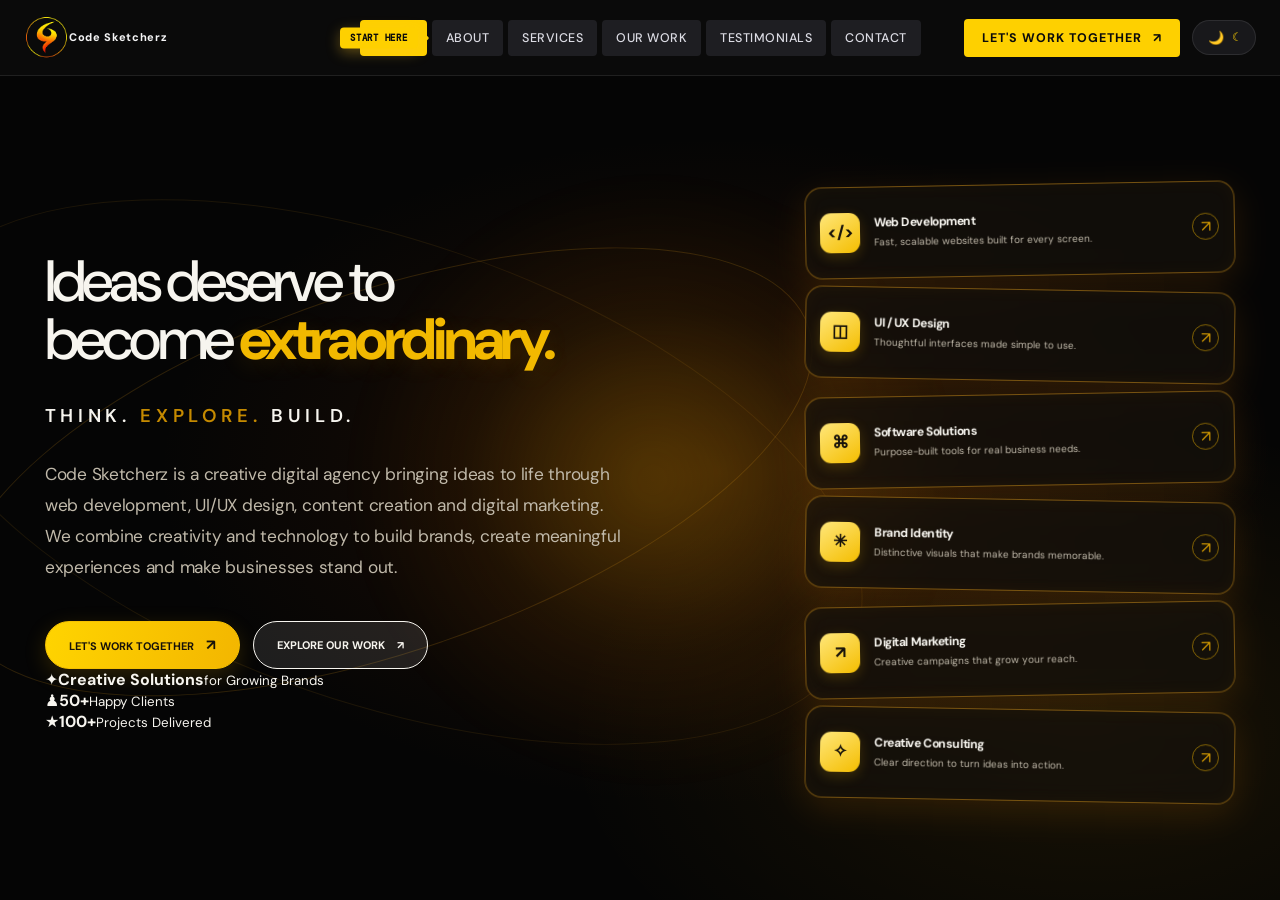
<file: index.html>
<!DOCTYPE html>
<html lang="en">

<head>
    <meta charset="UTF-8">
    <meta name="viewport" content="width=device-width, initial-scale=1.0">

    <title>Code Sketcherz · Independent Creative Technology Studio</title>

    <meta name="description"
        content="Independent creative technology studio combining strategy, design, and thoughtful engineering.">

    <meta name="theme-color" content="#171717">
    <link rel="icon" type="image/png" href="Images/logo.png">
    <link rel="apple-touch-icon" href="Images/logo.png">

    <link rel="preconnect" href="https://fonts.googleapis.com">
    <link rel="preconnect" href="https://fonts.gstatic.com" crossorigin>
    <link href="https://fonts.googleapis.com/css2?family=DM+Mono:ital,wght@0,300;0,400;0,500;1,400&family=DM+Sans:ital,opsz,wght@0,9..40,100..1000;1,9..40,100..1000&family=DM+Serif+Display:ital@0;1&family=Playfair+Display:ital,wght@0,400;0,500;0,600;0,700;1,400;1,600&display=swap"
        rel="stylesheet">

    <link rel="stylesheet" href="css/style.css">
    <!-- Immediate theme initialization to prevent Flash of Unstyled Content (FOUC) -->
    <script>
        (function () {
            try {
                const saved = localStorage.getItem('theme');
                const theme = saved || 'dark';
                document.documentElement.setAttribute('data-theme', theme);
            } catch (e) {
                document.documentElement.setAttribute('data-theme', 'dark');
            }
        })();
    </script>
</head>

<body>

    <!-- =====================================
         HEADER NAVIGATION
    ====================================== -->

    <header class="site-header">
        <a class="brand" href="#hero" data-section="hero" aria-label="Code Sketcherz home">
            <span class="brand-mark">
                <img src="Images/logo.png" alt="Code Sketcherz emblem">
            </span>
            <span class="brand-text">Code Sketcherz</span>
        </a>

        <nav class="header-nav" aria-label="Primary sections">
            <button class="nav-item" data-section="hero">HOME</button>
            <button class="nav-item about-nav-item" data-section="about">ABOUT</button>
            <button class="nav-item" data-section="services">SERVICES</button>
            <button class="nav-item" data-section="work">OUR WORK</button>
            <button class="nav-item" data-section="testimonial">TESTIMONIALS</button>
            <button class="nav-item" data-section="contact">CONTACT</button>
        </nav>

        <div class="header-actions">
            <button class="work-cta" data-section="contact">LET'S WORK TOGETHER <span>↗</span></button>
            <button id="themeToggle" class="mode-toggle-btn" aria-label="Toggle light and dark mode" title="Toggle theme">
                <span class="mode-icon" aria-hidden="true">☼</span>
                <span class="mode-text" aria-hidden="true">☾</span>
            </button>
        </div>
    </header>

    <main class="deck" id="deck">

        <!-- =====================================
             COMMON FOOTER DESIGN
             Footer is included in each section.
        ====================================== -->

        <!-- =====================================
             00 / HERO SECTION
        ====================================== -->

        <section class="panel hero active" id="hero" aria-label="Hero section">
        <div class="panel-inner hero-inner">
            <div class="hero-split-glow" aria-hidden="true"></div>
            <div class="hero-orbit-glow" aria-hidden="true"></div>

            <div class="hero-layout">
                <div class="hero-copy">
                    <h1>Ideas deserve to<br>become <span>extraordinary.</span></h1>
                    <p class="hero-mantra">THINK. <span>EXPLORE.</span> BUILD.</p>
                    <p class="hero-description">
                        Code Sketcherz is a creative digital agency bringing ideas to life through<br>web development,
                        UI/UX design, content creation and digital marketing.<br>We combine creativity and technology
                        to build brands, create meaningful experiences and make businesses stand out.
                    </p>
                    <div class="hero-actions">
                        <button class="hero-primary-btn" data-section="contact">LET'S WORK TOGETHER <span>↗</span></button>
                        <button class="hero-secondary-btn" data-section="work">EXPLORE OUR WORK <span>↗</span></button>
                    </div>

                    <div class="hero-proof-row">
                        <div class="hero-proof-item"><span class="hero-proof-symbol">✦</span><span><strong>Creative Solutions</strong><small>for Growing Brands</small></span></div>
                        <i></i>
                        <div class="hero-proof-item"><span class="hero-proof-symbol">♟</span><span><strong>50+</strong><small>Happy Clients</small></span></div>
                        <i></i>
                        <div class="hero-proof-item"><span class="hero-proof-symbol">★</span><span><strong>100+</strong><small>Projects Delivered</small></span></div>
                    </div>
                </div>

      <div class="hero-services" aria-label="Our six services">
        <button class="hero-service-card" data-section="services">
          <span class="hero-service-icon">&lt;/&gt;</span>
          <span class="hero-service-copy"><strong>Web Development</strong><small>Fast, scalable websites built for every screen.</small></span>
          <span class="hero-service-arrow">↗</span>
        </button>
        <button class="hero-service-card" data-section="services">
          <span class="hero-service-icon">◫</span>
          <span class="hero-service-copy"><strong>UI / UX Design</strong><small>Thoughtful interfaces made simple to use.</small></span>
          <span class="hero-service-arrow">↗</span>
        </button>
        <button class="hero-service-card" data-section="services">
          <span class="hero-service-icon">⌘</span>
          <span class="hero-service-copy"><strong>Software Solutions</strong><small>Purpose-built tools for real business needs.</small></span>
          <span class="hero-service-arrow">↗</span>
        </button>
        <button class="hero-service-card" data-section="services">
          <span class="hero-service-icon">✳</span>
          <span class="hero-service-copy"><strong>Brand Identity</strong><small>Distinctive visuals that make brands memorable.</small></span>
          <span class="hero-service-arrow">↗</span>
        </button>
        <button class="hero-service-card" data-section="services">
          <span class="hero-service-icon">↗</span>
          <span class="hero-service-copy"><strong>Digital Marketing</strong><small>Creative campaigns that grow your reach.</small></span>
          <span class="hero-service-arrow">↗</span>
        </button>
        <button class="hero-service-card" data-section="services">
          <span class="hero-service-icon">✧</span>
          <span class="hero-service-copy"><strong>Creative Consulting</strong><small>Clear direction to turn ideas into action.</small></span>
          <span class="hero-service-arrow">↗</span>
        </button>
      </div>
    </div>
  </div>
</section>


        <!-- =====================================
             01 / ABOUT PAGE (STUDIO MANIFESTO)
        ====================================== -->

        <section class="panel about about-panel"
            id="about" aria-label="About studio">

            <div class="panel-inner">

                <div class="panel-top-canvas bg-white">
                    <div class="section-main">
                        <p class="eyebrow">INDEPENDENT CREATIVE TECHNOLOGY</p>

                        <h2>Small studio.<br><span class="highlight">Big picture.</span></h2>

                        <p class="section-desc">We combine strategy, interface design, and custom engineering to build fast, scalable digital products with lasting momentum.</p>
                    </div>
                </div>

<div class="wave-divider-wrap" aria-hidden="true">
                    <svg viewBox="0 0 1200 60" preserveAspectRatio="none">
                        <path d="M0,0 L1200,0 L1200,30 C1000,0 800,60 600,30 C400,0 200,60 0,30 Z"/>
                    </svg>
                </div>

                <div class="panel-bottom-block block-yellow">
                    <div class="studio-grid-layout">

                        <div class="studio-pillars">
                            <span class="pillars-eyebrow">HOW WE OPERATE</span>
                            <div class="pillar-item">
                                <b>01</b>
                                <div>
                                    <h4>Direct Builder Access</h4>
                                    <p>No non-technical account managers playing telephone. When you have questions or updates, you collaborate directly with the designers and developers writing your code.</p>
                                </div>
                            </div>
                            <div class="pillar-item">
                                <b>02</b>
                                <div>
                                    <h4>Custom Code, Sub-Second Speed</h4>
                                    <p>Zero recycled WordPress templates or bulky page builders. Every line is hand-crafted with modern web standards, guaranteeing 90+ Lighthouse mobile performance.</p>
                                </div>
                            </div>
                            <div class="pillar-item">
                                <b>03</b>
                                <div>
                                    <h4>100% Asset Ownership (Zero Lock-in)</h4>
                                    <p>Every digital asset, domain, hosting setup, and clean GitHub codebase belongs entirely to you upon delivery. No hostage retainers or proprietary traps.</p>
                                </div>
                            </div>
                        </div>

                        <div class="contrast-card">
                            <div class="contrast-header">
                                <span class="badge-tag">THE COMPARISON</span>
                                <h3>Traditional Agency vs Code Sketcherz</h3>
                            </div>
                            <div class="comparison-row">
                                <div class="comp-col legacy">
                                    <span class="comp-label">Typical Agencies</span>
                                    <p>3 layers of sales reps before talking to a coder.</p>
                                    <p>Bloated templates resold at premium prices.</p>
                                    <p>Domains and hosting kept hostage for retainers.</p>
                                    <p>Radio silence the moment final invoice clears.</p>
                                </div>
                                <div class="comp-col studio">
                                    <span class="comp-label">Code Sketcherz</span>
                                    <p>Direct line to your lead developer & UI designer.</p>
                                    <p>Hand-crafted, lightweight code built from zero.</p>
                                    <p>Full GitHub code handover & client asset ownership.</p>
                                    <p>14-day warranty & post-launch training included.</p>
                                </div>
                            </div>
                        </div>

                    </div>

                    <div class="section-next-wrap">
                        <button class="cs-next-trigger" data-next-target="services" aria-label="Explore next section">
                            <span class="btn-pulse-ring" aria-hidden="true"></span>
                            <span class="btn-inner">
                                <span class="tech-code-word" data-text="EXPLORE">EXPLORE</span>
                                <span class="brush-paint-word" data-paint-word="SERVICES">SERVICES</span>
                                <span class="btn-arrow-icon" aria-hidden="true">↘</span>
                            </span>
                        </button>
                    </div>

                </div>

                <footer class="section-footer">

                    <div class="footer-main-grid">

                        <div class="footer-col footer-brand-col">
                            <div class="footer-identity-brand">
                                <div class="footer-cs-badge" aria-label="Code Sketcherz logo">
                                    <img class="footer-logo-image footer-logo-light" src="Images/logo.png" alt="Code Sketcherz">
                                    <img class="footer-logo-image footer-logo-dark" src="Images/logo.png" alt="Code Sketcherz">
                                </div>
                                <div class="footer-brand-meta">
                                    <span class="footer-brand-title">CODE SKETCHERZ</span>
                                    <span class="footer-brand-sub">INDEPENDENT CREATIVE TECHNOLOGY STUDIO</span>
                                </div>
                            </div>

                            <div class="footer-action-badge">
                                <span class="action-badge-star">✦</span>
                                <span class="action-badge-text">LET'S MAKE IT HAPPEN NOW</span>
                            </div>

                            <p class="footer-mission-text">
                                Specializing in custom website creation, modern front-end architecture, and seamless user interfaces that bring your brand to life.
                            </p>

                            <div class="footer-brand-copyright">
                                <span>© 2026 CODE SKETCHERZ. ALL RIGHTS RESERVED.</span>
                            </div>
                        </div>

                        <div class="footer-col footer-nav-col">
                            <h4 class="footer-col-title">NAVIGATE</h4>
                            <ul class="footer-link-list">
                                <li>
                                    <button class="footer-nav-link" data-section="about">
                                        <span class="footer-star">✦</span>
                                        <span>About Page</span>
                                    </button>
                                </li>
                                <li>
                                    <button class="footer-nav-link" data-section="services">
                                        <span class="footer-star">✦</span>
                                        <span>Services</span>
                                    </button>
                                </li>
                                <li>
                                    <button class="footer-nav-link" data-section="work">
                                        <span class="footer-star">✦</span>
                                        <span>Our Work</span>
                                    </button>
                                </li>
                                <li>
                                    <button class="footer-nav-link" data-section="testimonial">
                                        <span class="footer-star">✦</span>
                                        <span>Testimonial</span>
                                    </button>
                                </li>
                                <li>
                                    <button class="footer-nav-link" data-section="aboutus">
                                        <span class="footer-star">✦</span>
                                        <span>About Us</span>
                                    </button>
                                </li>
                                <li>
                                    <button class="footer-nav-link" data-section="contact">
                                        <span class="footer-star">✦</span>
                                        <span>Contact</span>
                                    </button>
                                </li>
                            </ul>
                        </div>

                        <div class="footer-col footer-connect-col">
                            <h4 class="footer-col-title">CONNECT</h4>
                            <p class="footer-connect-desc">
                                Got a vision or project in mind? Let’s turn it into reality.
                            </p>
                            <a class="footer-email-cta" href="mailto:hello@codesketcherz.studio">
                                hello@codesketcherz.studio <span>↗</span>
                            </a>

                            <div class="footer-social-wrapper">
                                <h5 class="footer-social-label">FOLLOW US</h5>
                                <div class="footer-social-grid">
                                    <!-- Instagram -->
                                    <a href="https://instagram.com/_code_sketchers_" target="_blank" rel="noopener noreferrer" class="footer-social-icon" aria-label="Instagram">
                                        <svg viewBox="0 0 24 24" width="16" height="16" fill="none" stroke="currentColor" stroke-width="2" stroke-linecap="round" stroke-linejoin="round">
                                            <rect x="2" y="2" width="20" height="20" rx="5" ry="5"></rect>
                                            <path d="M16 11.37A4 4 0 1 1 12.63 8 4 4 0 0 1 16 11.37z"></path>
                                            <line x1="17.5" y1="6.5" x2="17.51" y2="6.5"></line>
                                        </svg>
                                    </a>
                                    <!-- YouTube -->
                                    <a href="https://youtube.com/@codesketchers" target="_blank" rel="noopener noreferrer" class="footer-social-icon" aria-label="YouTube">
                                        <svg viewBox="0 0 24 24" width="17" height="17" fill="currentColor">
                                            <path d="M23.498 6.186a3.016 3.016 0 0 0-2.122-2.136C19.505 3.545 12 3.545 12 3.545s-7.505 0-9.377.505A3.017 3.017 0 0 0 .502 6.186C0 8.07 0 12 0 12s0 3.93.502 5.814a3.016 3.016 0 0 0 2.122 2.136c1.871.505 9.376.505 9.376.505s7.505 0 9.377-.505a3.015 3.015 0 0 0 2.122-2.136C24 15.93 24 12 24 12s0-3.93-.502-5.814zM9.545 15.568V8.432L15.818 12l-6.273 3.568z"/>
                                        </svg>
                                    </a>
                                    <a href="https://www.linkedin.com/in/code-sketcherz-11259b449?utm_source=share_via&utm_content=profile&utm_medium=member_android" target="_blank" rel="noopener noreferrer" class="footer-social-icon" aria-label="LinkedIn">
                                        <svg viewBox="0 0 24 24" width="16" height="16" fill="currentColor">
                                            <path d="M19 0h-14c-2.761 0-5 2.239-5 5v14c0 2.761 2.239 5 5 5h14c2.762 0 5-2.239 5-5v-14c0-2.761-2.238-5-5-5zm-11 19h-3v-11h3v11zm-1.5-12.268c-.966 0-1.75-.79-1.75-1.764s.784-1.764 1.75-1.764 1.75.79 1.75 1.764-.783 1.764-1.75 1.764zm13.5 12.268h-3v-5.604c0-3.368-4-3.113-4 0v5.604h-3v-11h3v1.765c1.396-2.586 7-2.777 7 2.476v6.759z"/>
                                        </svg>
                                    </a>
                                    <!-- Facebook -->
                                    <a href="https://facebook.com/codesketchers" target="_blank" rel="noopener noreferrer" class="footer-social-icon" aria-label="Facebook">
                                        <svg viewBox="0 0 24 24" width="16" height="16" fill="currentColor">
                                            <path d="M24 12.073c0-6.627-5.373-12-12-12s-12 5.373-12 12c0 5.99 4.388 10.954 10.125 11.854v-8.385H7.078v-3.47h3.047V9.43c0-3.007 1.792-4.669 4.533-4.669 1.312 0 2.686.235 2.686.235v2.953H15.83c-1.491 0-1.956.925-1.956 1.874v2.25h3.328l-.532 3.47h-2.796v8.385C19.612 23.027 24 18.062 24 12.073z"/>
                                        </svg>
                                    </a>
                                    <a href="https://github.com/codesketchers" target="_blank" rel="noopener noreferrer" class="footer-social-icon" aria-label="GitHub">
                                        <svg viewBox="0 0 24 24" width="16" height="16" fill="currentColor">
                                            <path fill-rule="evenodd" clip-rule="evenodd" d="M12 2C6.477 2 2 6.484 2 12.017c0 4.425 2.865 8.18 6.839 9.504.5.092.682-.217.682-.483 0-.237-.008-.868-.013-1.703-2.782.605-3.369-1.343-3.369-1.343-.454-1.158-1.11-1.466-1.11-1.466-.908-.62.069-.608.069-.608 1.003.07 1.53 1.032 1.53 1.032.892 1.53 2.341 1.088 2.91.832.092-.647.35-1.088.636-1.338-2.22-.253-4.555-1.113-4.555-4.951 0-1.093.39-1.988 1.029-2.688-.103-.253-.446-1.272.098-2.65 0 0 .84-.27 2.75 1.026A9.564 9.564 0 0112 6.844c.85.004 1.705.115 2.504.337 1.909-1.296 2.747-1.027 2.747-1.027.546 1.379.202 2.398.1 2.651.64.7 1.028 1.595 1.028 2.688 0 3.848-2.339 4.695-4.566 4.943.359.309.678.92.678 1.855 0 1.338-.012 2.419-.012 2.747 0 .268.18.58.688.482A10.019 10.019 0 0022 12.017C22 6.484 17.522 2 12 2z"/>
                                        </svg>
                                    </a>
                                    <a href="https://wa.me/919999999999" target="_blank" rel="noopener noreferrer" class="footer-social-icon" aria-label="WhatsApp">
                                        <svg viewBox="0 0 24 24" width="16" height="16" fill="currentColor">
                                            <path d="M.057 24l1.687-6.163c-1.041-1.804-1.588-3.849-1.587-5.946.003-6.556 5.338-11.891 11.893-11.891 3.181.001 6.167 1.24 8.413 3.488 2.245 2.248 3.481 5.236 3.48 8.414-.003 6.557-5.338 11.892-11.893 11.892-1.99-.001-3.951-.5-5.688-1.448l-6.305 1.654zm6.597-3.807c1.676.995 3.276 1.591 5.392 1.592 5.448 0 9.886-4.434 9.889-9.885.002-5.462-4.415-9.89-9.881-9.892-5.452 0-9.887 4.434-9.889 9.884-.001 2.225.651 3.891 1.746 5.634l-.999 3.648 3.742-.981zm11.387-5.464c-.074-.124-.272-.198-.57-.347-.297-.149-1.758-.868-2.031-.967-.272-.099-.47-.149-.669.149-.198.297-.768.967-.941 1.165-.173.198-.347.223-.644.074-.297-.149-1.255-.462-2.39-1.475-.883-.788-1.48-1.761-1.653-2.059-.173-.297-.018-.458.13-.606.134-.133.297-.347.446-.521.151-.172.2-.296.3-.495.099-.198.05-.372-.025-.521-.075-.148-.669-1.611-.916-2.206-.242-.579-.487-.501-.669-.51l-.57-.01c-.198 0-.52.074-.792.372s-1.04 1.016-1.04 2.479 1.065 2.876 1.213 3.074c.149.198 2.095 3.2 5.076 4.487.709.306 1.263.489 1.694.626.712.226 1.36.194 1.872.118.571-.085 1.758-.719 2.006-1.413.248-.695.248-1.29.173-1.414z"/>
                                        </svg>
                                    </a>
                                </div>
                            </div>

                            <button class="footer-back-to-top" aria-label="Scroll back to top">
                                <span>BACK TO TOP</span>
                                <span class="btt-arrow">↑</span>
                            </button>
                        </div>

                    </div>

                    <div class="footer-bottom-bar">
                        <div class="bottom-studio-details">
                            <span class="studio-detail-item">CHENNAI · EVERYWHERE</span>
                            <span class="bottom-separator">·</span>
                            <span class="studio-detail-item">INDEPENDENT DIGITAL PRACTICE</span>
                            <span class="bottom-separator">·</span>
                            <span class="studio-detail-item highlight-motto">DESIGN &amp; CODE WITH ARCHITECTURAL RESTRAINT</span>
                        </div>
                    </div>

                </footer>

            </div>
        </section>

        <!-- =====================================
             02 / SERVICES
        ====================================== -->

        <section class="panel services"
            id="services" aria-label="Services">

            <div class="panel-inner">

                <div class="panel-top-canvas bg-black">
                    <div class="section-main">
                        <p class="eyebrow">WHAT WE CREATE</p>

                        <h2>
                            Ideas into<br>
                            <span class="highlight">impact.</span>
                        </h2>

                        <p class="section-desc">
                            We bring creativity, technology and strategy
                            together to create digital experiences that
                            help businesses move forward.
                        </p>
                    </div>

                </div>

                <div class="wave-divider-wrap" aria-hidden="true">
                    <svg viewBox="0 0 1200 60" preserveAspectRatio="none">
                        <path d="M0,0 L1200,0 L1200,30 C1000,0 800,60 600,30 C400,0 200,60 0,30 Z"/>
                    </svg>
                </div>

                <div class="panel-bottom-block block-grey">

                    <div class="team-workspace services-workspace"
                        data-slot="services">

                        <div class="services-content">

                            <div class="services-intro">
                                <div>
                                    <span class="services-label">OUR EXPERTISE</span>
                                    <h3>What we bring<br>to the <span>table.</span></h3>
                                </div>

                                <p>
                                    From the first idea to the final product,
                                    we create meaningful digital solutions
                                    through thoughtful design, modern technology
                                    and creative thinking.
                                </p>
                            </div>

                            <div class="services-grid">

                                <article class="service-card service-yellow">
                                    <div class="service-card-top">
                                        <span class="service-number">01 / DEVELOPMENT</span>
                                        <span class="service-icon">✳</span>
                                    </div>

                                    <h3>Web Development</h3>

                                    <p>
                                        We build responsive, fast and modern
                                        websites that communicate your brand
                                        and create a great experience on every device.
                                    </p>

                                    <div class="service-tags">
                                        <span>HTML</span>
                                        <span>CSS</span>
                                        <span>JavaScript</span>
                                    </div>

                                    <span class="service-arrow">↗</span>
                                </article>

                                <article class="service-card service-beige">
                                    <div class="service-card-top">
                                        <span class="service-number">02 / EXPERIENCE</span>
                                        <span class="service-icon">◈</span>
                                    </div>

                                    <h3>UI / UX Design</h3>

                                    <p>
                                        We design simple, intuitive and
                                        attractive interfaces that make
                                        digital products easier to use.
                                    </p>

                                    <div class="service-tags">
                                        <span>Wireframes</span>
                                        <span>Prototypes</span>
                                        <span>UI Design</span>
                                    </div>

                                    <span class="service-arrow">↗</span>
                                </article>

                                <article class="service-card service-white">
                                    <div class="service-card-top">
                                        <span class="service-number">03 / TECHNOLOGY</span>
                                        <span class="service-icon">⌘</span>
                                    </div>

                                    <h3>Software Solutions</h3>

                                    <p>
                                        Custom digital tools and software
                                        solutions designed to simplify
                                        workflows and solve real business problems.
                                    </p>

                                    <div class="service-tags">
                                        <span>Python</span>
                                        <span>Automation</span>
                                        <span>Software</span>
                                    </div>

                                    <span class="service-arrow">↗</span>
                                </article>

                                <article class="service-card service-beige">
                                    <div class="service-card-top">
                                        <span class="service-number">04 / IDENTITY</span>
                                        <span class="service-icon">◎</span>
                                    </div>

                                    <h3>Brand Identity</h3>

                                    <p>
                                        We create memorable visual identities
                                        that express your brand personality
                                        and help you stand out.
                                    </p>

                                    <div class="service-tags">
                                        <span>Logo Design</span>
                                        <span>Branding</span>
                                        <span>Graphics</span>
                                    </div>

                                    <span class="service-arrow">↗</span>
                                </article>

                                <article class="service-card service-white">
                                    <div class="service-card-top">
                                        <span class="service-number">05 / GROWTH</span>
                                        <span class="service-icon">⌁</span>
                                    </div>

                                    <h3>Digital Marketing</h3>

                                    <p>
                                        We help brands build an online presence
                                        through creative content, digital
                                        campaigns and social media strategy.
                                    </p>

                                    <div class="service-tags">
                                        <span>Social Media</span>
                                        <span>SEO</span>
                                        <span>Content</span>
                                    </div>

                                    <span class="service-arrow">↗</span>
                                </article>

                                <article class="service-card service-yellow">
                                    <div class="service-card-top">
                                        <span class="service-number">06 / INNOVATION</span>
                                        <span class="service-icon">✧</span>
                                    </div>

                                    <h3>Creative Consulting</h3>

                                    <p>
                                        We turn early ideas into clear
                                        strategies, helping businesses
                                        discover new digital opportunities.
                                    </p>

                                    <div class="service-tags">
                                        <span>Planning</span>
                                        <span>Strategy</span>
                                        <span>Innovation</span>
                                    </div>

                                    <span class="service-arrow">↗</span>
                                </article>

                            </div>

                            <div class="services-bottom">

                                <div>
                                    <span class="services-label">HAVE A PROJECT IN MIND?</span>
                                    <h3>Let's make something <span>meaningful.</span></h3>
                                </div>

                                <button class="services-contact-btn"
                                    data-section="contact">
                                    START A PROJECT ↗
                                </button>

                            </div>

                        </div>

                    </div>

                    <div class="section-next-wrap">
                        <button class="cs-next-trigger" data-next-target="work" aria-label="Explore next section">
                            <span class="btn-pulse-ring" aria-hidden="true"></span>
                            <span class="btn-inner">
                                <span class="tech-code-word" data-text="EXPLORE">EXPLORE</span>
                                <span class="brush-paint-word" data-paint-word="OUR WORK">OUR WORK</span>
                                <span class="btn-arrow-icon" aria-hidden="true">↘</span>
                            </span>
                        </button>
                    </div>

                </div>

                <footer class="section-footer">

                    <div class="footer-main-grid">

                        <div class="footer-col footer-brand-col">
                            <div class="footer-identity-brand">
                                <div class="footer-cs-badge" aria-label="Code Sketcherz logo">
                                    <img class="footer-logo-image footer-logo-light" src="Images/logo.png" alt="Code Sketcherz">
                                    <img class="footer-logo-image footer-logo-dark" src="Images/logo.png" alt="Code Sketcherz">
                                </div>
                                <div class="footer-brand-meta">
                                    <span class="footer-brand-title">CODE SKETCHERZ</span>
                                    <span class="footer-brand-sub">INDEPENDENT CREATIVE TECHNOLOGY STUDIO</span>
                                </div>
                            </div>

                            <div class="footer-action-badge">
                                <span class="action-badge-star">✦</span>
                                <span class="action-badge-text">LET'S MAKE IT HAPPEN NOW</span>
                            </div>

                            <p class="footer-mission-text">
                                Specializing in custom website creation, modern front-end architecture, and seamless user interfaces that bring your brand to life.
                            </p>

                            <div class="footer-brand-copyright">
                                <span>© 2026 CODE SKETCHERZ. ALL RIGHTS RESERVED.</span>
                            </div>
                        </div>

                        <div class="footer-col footer-nav-col">
                            <h4 class="footer-col-title">NAVIGATE</h4>
                            <ul class="footer-link-list">
                                <li>
                                    <button class="footer-nav-link" data-section="about">
                                        <span class="footer-star">✦</span>
                                        <span>About Page</span>
                                    </button>
                                </li>
                                <li>
                                    <button class="footer-nav-link" data-section="services">
                                        <span class="footer-star">✦</span>
                                        <span>Services</span>
                                    </button>
                                </li>
                                <li>
                                    <button class="footer-nav-link" data-section="work">
                                        <span class="footer-star">✦</span>
                                        <span>Our Work</span>
                                    </button>
                                </li>
                                <li>
                                    <button class="footer-nav-link" data-section="testimonial">
                                        <span class="footer-star">✦</span>
                                        <span>Testimonial</span>
                                    </button>
                                </li>
                                <li>
                                    <button class="footer-nav-link" data-section="aboutus">
                                        <span class="footer-star">✦</span>
                                        <span>About Us</span>
                                    </button>
                                </li>
                                <li>
                                    <button class="footer-nav-link" data-section="contact">
                                        <span class="footer-star">✦</span>
                                        <span>Contact</span>
                                    </button>
                                </li>
                            </ul>
                        </div>

                        <div class="footer-col footer-connect-col">
                            <h4 class="footer-col-title">CONNECT</h4>
                            <p class="footer-connect-desc">
                                Got a vision or project in mind? Let’s turn it into reality.
                            </p>
                            <a class="footer-email-cta" href="mailto:hello@codesketcherz.studio">
                                hello@codesketcherz.studio <span>↗</span>
                            </a>

                            <div class="footer-social-wrapper">
                                <h5 class="footer-social-label">FOLLOW US</h5>
                                <div class="footer-social-grid">
                                    <!-- Instagram -->
                                    <a href="https://instagram.com/_code_sketchers_" target="_blank" rel="noopener noreferrer" class="footer-social-icon" aria-label="Instagram">
                                        <svg viewBox="0 0 24 24" width="16" height="16" fill="none" stroke="currentColor" stroke-width="2" stroke-linecap="round" stroke-linejoin="round">
                                            <rect x="2" y="2" width="20" height="20" rx="5" ry="5"></rect>
                                            <path d="M16 11.37A4 4 0 1 1 12.63 8 4 4 0 0 1 16 11.37z"></path>
                                            <line x1="17.5" y1="6.5" x2="17.51" y2="6.5"></line>
                                        </svg>
                                    </a>
                                    <!-- YouTube -->
                                    <a href="https://youtube.com/@codesketchers" target="_blank" rel="noopener noreferrer" class="footer-social-icon" aria-label="YouTube">
                                        <svg viewBox="0 0 24 24" width="17" height="17" fill="currentColor">
                                            <path d="M23.498 6.186a3.016 3.016 0 0 0-2.122-2.136C19.505 3.545 12 3.545 12 3.545s-7.505 0-9.377.505A3.017 3.017 0 0 0 .502 6.186C0 8.07 0 12 0 12s0 3.93.502 5.814a3.016 3.016 0 0 0 2.122 2.136c1.871.505 9.376.505 9.376.505s7.505 0 9.377-.505a3.015 3.015 0 0 0 2.122-2.136C24 15.93 24 12 24 12s0-3.93-.502-5.814zM9.545 15.568V8.432L15.818 12l-6.273 3.568z"/>
                                        </svg>
                                    </a>
                                    <a href="https://www.linkedin.com/in/code-sketcherz-11259b449?utm_source=share_via&utm_content=profile&utm_medium=member_android" target="_blank" rel="noopener noreferrer" class="footer-social-icon" aria-label="LinkedIn">
                                        <svg viewBox="0 0 24 24" width="16" height="16" fill="currentColor">
                                            <path d="M19 0h-14c-2.761 0-5 2.239-5 5v14c0 2.761 2.239 5 5 5h14c2.762 0 5-2.239 5-5v-14c0-2.761-2.238-5-5-5zm-11 19h-3v-11h3v11zm-1.5-12.268c-.966 0-1.75-.79-1.75-1.764s.784-1.764 1.75-1.764 1.75.79 1.75 1.764-.783 1.764-1.75 1.764zm13.5 12.268h-3v-5.604c0-3.368-4-3.113-4 0v5.604h-3v-11h3v1.765c1.396-2.586 7-2.777 7 2.476v6.759z"/>
                                        </svg>
                                    </a>
                                    <!-- Facebook -->
                                    <a href="https://facebook.com/codesketchers" target="_blank" rel="noopener noreferrer" class="footer-social-icon" aria-label="Facebook">
                                        <svg viewBox="0 0 24 24" width="16" height="16" fill="currentColor">
                                            <path d="M24 12.073c0-6.627-5.373-12-12-12s-12 5.373-12 12c0 5.99 4.388 10.954 10.125 11.854v-8.385H7.078v-3.47h3.047V9.43c0-3.007 1.792-4.669 4.533-4.669 1.312 0 2.686.235 2.686.235v2.953H15.83c-1.491 0-1.956.925-1.956 1.874v2.25h3.328l-.532 3.47h-2.796v8.385C19.612 23.027 24 18.062 24 12.073z"/>
                                        </svg>
                                    </a>
                                    <a href="https://github.com/codesketchers" target="_blank" rel="noopener noreferrer" class="footer-social-icon" aria-label="GitHub">
                                        <svg viewBox="0 0 24 24" width="16" height="16" fill="currentColor">
                                            <path fill-rule="evenodd" clip-rule="evenodd" d="M12 2C6.477 2 2 6.484 2 12.017c0 4.425 2.865 8.18 6.839 9.504.5.092.682-.217.682-.483 0-.237-.008-.868-.013-1.703-2.782.605-3.369-1.343-3.369-1.343-.454-1.158-1.11-1.466-1.11-1.466-.908-.62.069-.608.069-.608 1.003.07 1.53 1.032 1.53 1.032.892 1.53 2.341 1.088 2.91.832.092-.647.35-1.088.636-1.338-2.22-.253-4.555-1.113-4.555-4.951 0-1.093.39-1.988 1.029-2.688-.103-.253-.446-1.272.098-2.65 0 0 .84-.27 2.75 1.026A9.564 9.564 0 0112 6.844c.85.004 1.705.115 2.504.337 1.909-1.296 2.747-1.027 2.747-1.027.546 1.379.202 2.398.1 2.651.64.7 1.028 1.595 1.028 2.688 0 3.848-2.339 4.695-4.566 4.943.359.309.678.92.678 1.855 0 1.338-.012 2.419-.012 2.747 0 .268.18.58.688.482A10.019 10.019 0 0022 12.017C22 6.484 17.522 2 12 2z"/>
                                        </svg>
                                    </a>
                                    <a href="https://wa.me/919999999999" target="_blank" rel="noopener noreferrer" class="footer-social-icon" aria-label="WhatsApp">
                                        <svg viewBox="0 0 24 24" width="16" height="16" fill="currentColor">
                                            <path d="M.057 24l1.687-6.163c-1.041-1.804-1.588-3.849-1.587-5.946.003-6.556 5.338-11.891 11.893-11.891 3.181.001 6.167 1.24 8.413 3.488 2.245 2.248 3.481 5.236 3.48 8.414-.003 6.557-5.338 11.892-11.893 11.892-1.99-.001-3.951-.5-5.688-1.448l-6.305 1.654zm6.597-3.807c1.676.995 3.276 1.591 5.392 1.592 5.448 0 9.886-4.434 9.889-9.885.002-5.462-4.415-9.89-9.881-9.892-5.452 0-9.887 4.434-9.889 9.884-.001 2.225.651 3.891 1.746 5.634l-.999 3.648 3.742-.981zm11.387-5.464c-.074-.124-.272-.198-.57-.347-.297-.149-1.758-.868-2.031-.967-.272-.099-.47-.149-.669.149-.198.297-.768.967-.941 1.165-.173.198-.347.223-.644.074-.297-.149-1.255-.462-2.39-1.475-.883-.788-1.48-1.761-1.653-2.059-.173-.297-.018-.458.13-.606.134-.133.297-.347.446-.521.151-.172.2-.296.3-.495.099-.198.05-.372-.025-.521-.075-.148-.669-1.611-.916-2.206-.242-.579-.487-.501-.669-.51l-.57-.01c-.198 0-.52.074-.792.372s-1.04 1.016-1.04 2.479 1.065 2.876 1.213 3.074c.149.198 2.095 3.2 5.076 4.487.709.306 1.263.489 1.694.626.712.226 1.36.194 1.872.118.571-.085 1.758-.719 2.006-1.413.248-.695.248-1.29.173-1.414z"/>
                                        </svg>
                                    </a>
                                </div>
                            </div>

                            <button class="footer-back-to-top" aria-label="Scroll back to top">
                                <span>BACK TO TOP</span>
                                <span class="btt-arrow">↑</span>
                            </button>
                        </div>

                    </div>

                    <div class="footer-bottom-bar">
                        <div class="bottom-studio-details">
                            <span class="studio-detail-item">CHENNAI · EVERYWHERE</span>
                            <span class="bottom-separator">·</span>
                            <span class="studio-detail-item">INDEPENDENT DIGITAL PRACTICE</span>
                            <span class="bottom-separator">·</span>
                            <span class="studio-detail-item highlight-motto">DESIGN &amp; CODE WITH ARCHITECTURAL RESTRAINT</span>
                        </div>
                    </div>

                </footer>

            </div>
        </section>

        <!-- =====================================
             03 / OUR WORK
        ====================================== -->

        <section class="panel work"
            id="work" aria-label="Our work">

            <div class="panel-inner">

                <div class="panel-top-canvas bg-white">
                    <div class="section-main">
                        <p class="eyebrow">OUR WORK</p>

                        <h2>
                            Made with curiosity.<br>
                            <span class="highlight">Portfolio showcases.</span>
                        </h2>

                        <p class="section-desc">
                            A curation of recent collaborations across
                            digital platforms, design systems and web architectures.
                        </p>
                    </div>

                </div>

                <div class="wave-divider-wrap" aria-hidden="true">
                    <svg viewBox="0 0 1200 60" preserveAspectRatio="none">
                        <path d="M0,0 L1200,0 L1200,30 C1000,0 800,60 600,30 C400,0 200,60 0,30 Z"/>
                    </svg>
                </div>

                <div class="panel-bottom-block block-yellow">

                    <div class="team-workspace" data-slot="work">
                        TEAM WORKSPACE SLOT - WORK
                    </div>

                    <div class="section-next-wrap">
                        <button class="cs-next-trigger" data-next-target="testimonial" aria-label="Explore next section">
                            <span class="btn-pulse-ring" aria-hidden="true"></span>
                            <span class="btn-inner">
                                <span class="tech-code-word" data-text="EXPLORE">EXPLORE</span>
                                <span class="brush-paint-word" data-paint-word="TESTIMONIALS">TESTIMONIALS</span>
                                <span class="btn-arrow-icon" aria-hidden="true">↘</span>
                            </span>
                        </button>
                    </div>

                </div>

                <footer class="section-footer">

                    <div class="footer-main-grid">

                        <div class="footer-col footer-brand-col">
                            <div class="footer-identity-brand">
                                <div class="footer-cs-badge" aria-label="Code Sketcherz logo">
                                    <img class="footer-logo-image footer-logo-light" src="Images/logo.png" alt="Code Sketcherz">
                                    <img class="footer-logo-image footer-logo-dark" src="Images/logo.png" alt="Code Sketcherz">
                                </div>
                                <div class="footer-brand-meta">
                                    <span class="footer-brand-title">CODE SKETCHERZ</span>
                                    <span class="footer-brand-sub">INDEPENDENT CREATIVE TECHNOLOGY STUDIO</span>
                                </div>
                            </div>

                            <div class="footer-action-badge">
                                <span class="action-badge-star">✦</span>
                                <span class="action-badge-text">LET'S MAKE IT HAPPEN NOW</span>
                            </div>

                            <p class="footer-mission-text">
                                Specializing in custom website creation, modern front-end architecture, and seamless user interfaces that bring your brand to life.
                            </p>

                            <div class="footer-brand-copyright">
                                <span>© 2026 CODE SKETCHERZ. ALL RIGHTS RESERVED.</span>
                            </div>
                        </div>

                        <div class="footer-col footer-nav-col">
                            <h4 class="footer-col-title">NAVIGATE</h4>
                            <ul class="footer-link-list">
                                <li>
                                    <button class="footer-nav-link" data-section="about">
                                        <span class="footer-star">✦</span>
                                        <span>About Page</span>
                                    </button>
                                </li>
                                <li>
                                    <button class="footer-nav-link" data-section="services">
                                        <span class="footer-star">✦</span>
                                        <span>Services</span>
                                    </button>
                                </li>
                                <li>
                                    <button class="footer-nav-link" data-section="work">
                                        <span class="footer-star">✦</span>
                                        <span>Our Work</span>
                                    </button>
                                </li>
                                <li>
                                    <button class="footer-nav-link" data-section="testimonial">
                                        <span class="footer-star">✦</span>
                                        <span>Testimonial</span>
                                    </button>
                                </li>
                                <li>
                                    <button class="footer-nav-link" data-section="aboutus">
                                        <span class="footer-star">✦</span>
                                        <span>About Us</span>
                                    </button>
                                </li>
                                <li>
                                    <button class="footer-nav-link" data-section="contact">
                                        <span class="footer-star">✦</span>
                                        <span>Contact</span>
                                    </button>
                                </li>
                            </ul>
                        </div>

                        <div class="footer-col footer-connect-col">
                            <h4 class="footer-col-title">CONNECT</h4>
                            <p class="footer-connect-desc">
                                Got a vision or project in mind? Let’s turn it into reality.
                            </p>
                            <a class="footer-email-cta" href="mailto:hello@codesketcherz.studio">
                                hello@codesketcherz.studio <span>↗</span>
                            </a>

                            <div class="footer-social-wrapper">
                                <h5 class="footer-social-label">FOLLOW US</h5>
                                <div class="footer-social-grid">
                                    <!-- Instagram -->
                                    <a href="https://instagram.com/_code_sketchers_" target="_blank" rel="noopener noreferrer" class="footer-social-icon" aria-label="Instagram">
                                        <svg viewBox="0 0 24 24" width="16" height="16" fill="none" stroke="currentColor" stroke-width="2" stroke-linecap="round" stroke-linejoin="round">
                                            <rect x="2" y="2" width="20" height="20" rx="5" ry="5"></rect>
                                            <path d="M16 11.37A4 4 0 1 1 12.63 8 4 4 0 0 1 16 11.37z"></path>
                                            <line x1="17.5" y1="6.5" x2="17.51" y2="6.5"></line>
                                        </svg>
                                    </a>
                                    <!-- YouTube -->
                                    <a href="https://youtube.com/@codesketchers" target="_blank" rel="noopener noreferrer" class="footer-social-icon" aria-label="YouTube">
                                        <svg viewBox="0 0 24 24" width="17" height="17" fill="currentColor">
                                            <path d="M23.498 6.186a3.016 3.016 0 0 0-2.122-2.136C19.505 3.545 12 3.545 12 3.545s-7.505 0-9.377.505A3.017 3.017 0 0 0 .502 6.186C0 8.07 0 12 0 12s0 3.93.502 5.814a3.016 3.016 0 0 0 2.122 2.136c1.871.505 9.376.505 9.376.505s7.505 0 9.377-.505a3.015 3.015 0 0 0 2.122-2.136C24 15.93 24 12 24 12s0-3.93-.502-5.814zM9.545 15.568V8.432L15.818 12l-6.273 3.568z"/>
                                        </svg>
                                    </a>
                                    <a href="https://www.linkedin.com/in/code-sketcherz-11259b449?utm_source=share_via&utm_content=profile&utm_medium=member_android" target="_blank" rel="noopener noreferrer" class="footer-social-icon" aria-label="LinkedIn">
                                        <svg viewBox="0 0 24 24" width="16" height="16" fill="currentColor">
                                            <path d="M19 0h-14c-2.761 0-5 2.239-5 5v14c0 2.761 2.239 5 5 5h14c2.762 0 5-2.239 5-5v-14c0-2.761-2.238-5-5-5zm-11 19h-3v-11h3v11zm-1.5-12.268c-.966 0-1.75-.79-1.75-1.764s.784-1.764 1.75-1.764 1.75.79 1.75 1.764-.783 1.764-1.75 1.764zm13.5 12.268h-3v-5.604c0-3.368-4-3.113-4 0v5.604h-3v-11h3v1.765c1.396-2.586 7-2.777 7 2.476v6.759z"/>
                                        </svg>
                                    </a>
                                    <!-- Facebook -->
                                    <a href="https://facebook.com/codesketchers" target="_blank" rel="noopener noreferrer" class="footer-social-icon" aria-label="Facebook">
                                        <svg viewBox="0 0 24 24" width="16" height="16" fill="currentColor">
                                            <path d="M24 12.073c0-6.627-5.373-12-12-12s-12 5.373-12 12c0 5.99 4.388 10.954 10.125 11.854v-8.385H7.078v-3.47h3.047V9.43c0-3.007 1.792-4.669 4.533-4.669 1.312 0 2.686.235 2.686.235v2.953H15.83c-1.491 0-1.956.925-1.956 1.874v2.25h3.328l-.532 3.47h-2.796v8.385C19.612 23.027 24 18.062 24 12.073z"/>
                                        </svg>
                                    </a>
                                    <a href="https://github.com/codesketchers" target="_blank" rel="noopener noreferrer" class="footer-social-icon" aria-label="GitHub">
                                        <svg viewBox="0 0 24 24" width="16" height="16" fill="currentColor">
                                            <path fill-rule="evenodd" clip-rule="evenodd" d="M12 2C6.477 2 2 6.484 2 12.017c0 4.425 2.865 8.18 6.839 9.504.5.092.682-.217.682-.483 0-.237-.008-.868-.013-1.703-2.782.605-3.369-1.343-3.369-1.343-.454-1.158-1.11-1.466-1.11-1.466-.908-.62.069-.608.069-.608 1.003.07 1.53 1.032 1.53 1.032.892 1.53 2.341 1.088 2.91.832.092-.647.35-1.088.636-1.338-2.22-.253-4.555-1.113-4.555-4.951 0-1.093.39-1.988 1.029-2.688-.103-.253-.446-1.272.098-2.65 0 0 .84-.27 2.75 1.026A9.564 9.564 0 0112 6.844c.85.004 1.705.115 2.504.337 1.909-1.296 2.747-1.027 2.747-1.027.546 1.379.202 2.398.1 2.651.64.7 1.028 1.595 1.028 2.688 0 3.848-2.339 4.695-4.566 4.943.359.309.678.92.678 1.855 0 1.338-.012 2.419-.012 2.747 0 .268.18.58.688.482A10.019 10.019 0 0022 12.017C22 6.484 17.522 2 12 2z"/>
                                        </svg>
                                    </a>
                                    <a href="https://wa.me/919999999999" target="_blank" rel="noopener noreferrer" class="footer-social-icon" aria-label="WhatsApp">
                                        <svg viewBox="0 0 24 24" width="16" height="16" fill="currentColor">
                                            <path d="M.057 24l1.687-6.163c-1.041-1.804-1.588-3.849-1.587-5.946.003-6.556 5.338-11.891 11.893-11.891 3.181.001 6.167 1.24 8.413 3.488 2.245 2.248 3.481 5.236 3.48 8.414-.003 6.557-5.338 11.892-11.893 11.892-1.99-.001-3.951-.5-5.688-1.448l-6.305 1.654zm6.597-3.807c1.676.995 3.276 1.591 5.392 1.592 5.448 0 9.886-4.434 9.889-9.885.002-5.462-4.415-9.89-9.881-9.892-5.452 0-9.887 4.434-9.889 9.884-.001 2.225.651 3.891 1.746 5.634l-.999 3.648 3.742-.981zm11.387-5.464c-.074-.124-.272-.198-.57-.347-.297-.149-1.758-.868-2.031-.967-.272-.099-.47-.149-.669.149-.198.297-.768.967-.941 1.165-.173.198-.347.223-.644.074-.297-.149-1.255-.462-2.39-1.475-.883-.788-1.48-1.761-1.653-2.059-.173-.297-.018-.458.13-.606.134-.133.297-.347.446-.521.151-.172.2-.296.3-.495.099-.198.05-.372-.025-.521-.075-.148-.669-1.611-.916-2.206-.242-.579-.487-.501-.669-.51l-.57-.01c-.198 0-.52.074-.792.372s-1.04 1.016-1.04 2.479 1.065 2.876 1.213 3.074c.149.198 2.095 3.2 5.076 4.487.709.306 1.263.489 1.694.626.712.226 1.36.194 1.872.118.571-.085 1.758-.719 2.006-1.413.248-.695.248-1.29.173-1.414z"/>
                                        </svg>
                                    </a>
                                </div>
                            </div>

                            <button class="footer-back-to-top" aria-label="Scroll back to top">
                                <span>BACK TO TOP</span>
                                <span class="btt-arrow">↑</span>
                            </button>
                        </div>

                    </div>

                    <div class="footer-bottom-bar">
                        <div class="bottom-studio-details">
                            <span class="studio-detail-item">CHENNAI · EVERYWHERE</span>
                            <span class="bottom-separator">·</span>
                            <span class="studio-detail-item">INDEPENDENT DIGITAL PRACTICE</span>
                            <span class="bottom-separator">·</span>
                            <span class="studio-detail-item highlight-motto">DESIGN &amp; CODE WITH ARCHITECTURAL RESTRAINT</span>
                        </div>
                    </div>

                </footer>

            </div>
        </section>

<!-- =====================================
             04 / TESTIMONIAL
        ====================================== -->

        <section class="panel testimonial"
            id="testimonial" aria-label="Testimonials">

            <div class="panel-inner">

                <div class="panel-top-canvas bg-white">
                    <div class="section-main">
                        <p class="eyebrow">TESTIMONIAL</p>

                        <h2>
                            Don't just take<br>
                            <span class="highlight">our word.</span>
                        </h2>

                        <p class="section-desc">
                            Real relationships built on trust, craft,
                            and measurable outcomes.
                        </p>
                    </div>

                </div>

                <div class="wave-divider-wrap" aria-hidden="true">
                    <svg viewBox="0 0 1200 60" preserveAspectRatio="none">
                        <path d="M0,0 L1200,0 L1200,30 C1000,0 800,60 600,30 C400,0 200,60 0,30 Z"/>
                    </svg>
                </div>

                <div class="panel-bottom-block block-yellow">
                    <!-- ==========================================
                         CLIENT TESTIMONIALS (ZIGZAG CIRCULAR LAYOUT)
                    ========================================== -->
                    <div class="testimonials-zigzag-section" aria-label="Client Testimonials">
                        <div class="testimonials-zigzag-container">

                            <div class="testimonials-zigzag-stack">

                                <article class="zigzag-item">
                                    <div class="zigzag-media">
                                        <div class="zigzag-avatar-wrapper">
                                            <img
                                                src="https://images.unsplash.com/photo-1507003211169-0a1dd7228f2d?auto=format&fit=crop&w=280&h=280&q=80"
                                                alt="Chris Morris"
                                                class="zigzag-avatar-img"
                                                loading="lazy"
                                            >
                                            <div class="zigzag-avatar-badge" title="Verified Client">
                                                <span >✦</span>
                                            </div>
                                        </div>
                                        <div class="zigzag-rating" aria-label="5 out of 5 stars">
                                            <span >★</span>
                                            <span >★</span>
                                            <span >★</span>
                                            <span >★</span>
                                            <span >★</span>
                                        </div>
                                    </div>

                                    <div class="zigzag-card">
                                        <div class="zigzag-card-inner">
                                            <span class="zigzag-quote-mark" aria-hidden="true">“</span>
                                            <blockquote class="zigzag-quote-text">
                                                "One thing that's difficult in this industry is getting people to follow through. Code Sketcherz delivered ahead of schedule, with exceptional front-end architecture and an attention to detail that exceeded every benchmark we set. Truly outstanding craftsmanship."
                                            </blockquote>
                                            <div class="zigzag-author-meta">
                                                <div class="zigzag-author-info">
                                                    <h4 class="zigzag-author-name">Chris Morris</h4>
                                                    <div class="zigzag-role-group">
                                                        <span class="zigzag-designation">Co-Founder</span>
                                                        <span class="zigzag-dot">·</span>
                                                        <span class="zigzag-company">Universal Network</span>
                                                    </div>
                                                </div>
                                            </div>
                                        </div>
                                    </div>
                                </article>

                                <article class="zigzag-item zigzag-reversed">
                                    <div class="zigzag-media">
                                        <div class="zigzag-avatar-wrapper">
                                            <img
                                                src="https://images.unsplash.com/photo-1534528741775-53994a69daeb?auto=format&fit=crop&w=280&h=280&q=80"
                                                alt="Sarah Jenkins"
                                                class="zigzag-avatar-img"
                                                loading="lazy"
                                            >
                                            <div class="zigzag-avatar-badge" title="Verified Client">
                                                <span >✦</span>
                                            </div>
                                        </div>
                                        <div class="zigzag-rating" aria-label="5 out of 5 stars">
                                            <span >★</span>
                                            <span >★</span>
                                            <span >★</span>
                                            <span >★</span>
                                            <span >★</span>
                                        </div>
                                    </div>

                                    <div class="zigzag-card">
                                        <div class="zigzag-card-inner">
                                            <span class="zigzag-quote-mark" aria-hidden="true">“</span>
                                            <blockquote class="zigzag-quote-text">
                                                "Working with Code Sketcherz completely transformed our digital presence. Their ability to translate complex design systems into fluid, high-performance web experiences with architectural restraint is unmatched. A game-changer for our brand."
                                            </blockquote>
                                            <div class="zigzag-author-meta">
                                                <div class="zigzag-author-info">
                                                    <h4 class="zigzag-author-name">Sarah Jenkins</h4>
                                                    <div class="zigzag-role-group">
                                                        <span class="zigzag-designation">Founder &amp; CEO</span>
                                                        <span class="zigzag-dot">·</span>
                                                        <span class="zigzag-company">Partner Studio</span>
                                                    </div>
                                                </div>
                                            </div>
                                        </div>
                                    </div>
                                </article>

                                <article class="zigzag-item">
                                    <div class="zigzag-media">
                                        <div class="zigzag-avatar-wrapper">
                                            <img
                                                src="https://images.unsplash.com/photo-1500648767791-00dcc994a43e?auto=format&fit=crop&w=280&h=280&q=80"
                                                alt="Alex Rivera"
                                                class="zigzag-avatar-img"
                                                loading="lazy"
                                            >
                                            <div class="zigzag-avatar-badge" title="Verified Client">
                                                <span >✦</span>
                                            </div>
                                        </div>
                                        <div class="zigzag-rating" aria-label="5 out of 5 stars">
                                            <span >★</span>
                                            <span >★</span>
                                            <span >★</span>
                                            <span >★</span>
                                            <span >★</span>
                                        </div>
                                    </div>

                                    <div class="zigzag-card">
                                        <div class="zigzag-card-inner">
                                            <span class="zigzag-quote-mark" aria-hidden="true">“</span>
                                            <blockquote class="zigzag-quote-text">
                                                "Their command over interactive animations, typography, and responsive aesthetics set a new standard for our projects. Reliable, communicative, and obsessed with perfection. We could not have asked for a better engineering partner."
                                            </blockquote>
                                            <div class="zigzag-author-meta">
                                                <div class="zigzag-author-info">
                                                    <h4 class="zigzag-author-name">Alex Rivera</h4>
                                                    <div class="zigzag-role-group">
                                                        <span class="zigzag-designation">Design Director</span>
                                                        <span class="zigzag-dot">·</span>
                                                        <span class="zigzag-company">Creative Agency</span>
                                                    </div>
                                                </div>
                                            </div>
                                        </div>
                                    </div>
                                </article>

                            </div>

                        </div>
                    </div>

                    <div class="section-next-wrap">
                        <button class="cs-next-trigger" data-next-target="aboutus" aria-label="Explore next section">
                            <span class="btn-pulse-ring" aria-hidden="true"></span>
                            <span class="btn-inner">
                                <span class="tech-code-word" data-text="EXPLORE">EXPLORE</span>
                                <span class="brush-paint-word" data-paint-word="THE SQUAD">THE SQUAD</span>
                                <span class="btn-arrow-icon" aria-hidden="true">↘</span>
                            </span>
                        </button>
                    </div>

                </div>

                <footer class="section-footer">

                    <div class="footer-main-grid">

                        <div class="footer-col footer-brand-col">
                            <div class="footer-identity-brand">
                                <div class="footer-cs-badge" aria-label="Code Sketcherz logo">
                                    <img class="footer-logo-image footer-logo-light" src="Images/logo.png" alt="Code Sketcherz">
                                    <img class="footer-logo-image footer-logo-dark" src="Images/logo.png" alt="Code Sketcherz">
                                </div>
                                <div class="footer-brand-meta">
                                    <span class="footer-brand-title">CODE SKETCHERZ</span>
                                    <span class="footer-brand-sub">INDEPENDENT CREATIVE TECHNOLOGY STUDIO</span>
                                </div>
                            </div>

                            <div class="footer-action-badge">
                                <span class="action-badge-star">✦</span>
                                <span class="action-badge-text">LET'S MAKE IT HAPPEN NOW</span>
                            </div>

                            <p class="footer-mission-text">
                                Specializing in custom website creation, modern front-end architecture, and seamless user interfaces that bring your brand to life.
                            </p>

                            <div class="footer-brand-copyright">
                                <span>© 2026 CODE SKETCHERZ. ALL RIGHTS RESERVED.</span>
                            </div>
                        </div>

                        <div class="footer-col footer-nav-col">
                            <h4 class="footer-col-title">NAVIGATE</h4>
                            <ul class="footer-link-list">
                                <li>
                                    <button class="footer-nav-link" data-section="about">
                                        <span class="footer-star">✦</span>
                                        <span>About Page</span>
                                    </button>
                                </li>
                                <li>
                                    <button class="footer-nav-link" data-section="services">
                                        <span class="footer-star">✦</span>
                                        <span>Services</span>
                                    </button>
                                </li>
                                <li>
                                    <button class="footer-nav-link" data-section="work">
                                        <span class="footer-star">✦</span>
                                        <span>Our Work</span>
                                    </button>
                                </li>
                                <li>
                                    <button class="footer-nav-link" data-section="testimonial">
                                        <span class="footer-star">✦</span>
                                        <span>Testimonial</span>
                                    </button>
                                </li>
                                <li>
                                    <button class="footer-nav-link" data-section="aboutus">
                                        <span class="footer-star">✦</span>
                                        <span>About Us</span>
                                    </button>
                                </li>
                                <li>
                                    <button class="footer-nav-link" data-section="contact">
                                        <span class="footer-star">✦</span>
                                        <span>Contact</span>
                                    </button>
                                </li>
                            </ul>
                        </div>

                        <div class="footer-col footer-connect-col">
                            <h4 class="footer-col-title">CONNECT</h4>
                            <p class="footer-connect-desc">
                                Got a vision or project in mind? Let’s turn it into reality.
                            </p>
                            <a class="footer-email-cta" href="mailto:hello@codesketcherz.studio">
                                hello@codesketcherz.studio <span>↗</span>
                            </a>

                            <div class="footer-social-wrapper">
                                <h5 class="footer-social-label">FOLLOW US</h5>
                                <div class="footer-social-grid">
                                    <!-- Instagram -->
                                    <a href="https://instagram.com/_code_sketchers_" target="_blank" rel="noopener noreferrer" class="footer-social-icon" aria-label="Instagram">
                                        <svg viewBox="0 0 24 24" width="16" height="16" fill="none" stroke="currentColor" stroke-width="2" stroke-linecap="round" stroke-linejoin="round">
                                            <rect x="2" y="2" width="20" height="20" rx="5" ry="5"></rect>
                                            <path d="M16 11.37A4 4 0 1 1 12.63 8 4 4 0 0 1 16 11.37z"></path>
                                            <line x1="17.5" y1="6.5" x2="17.51" y2="6.5"></line>
                                        </svg>
                                    </a>
                                    <!-- YouTube -->
                                    <a href="https://youtube.com/@codesketchers" target="_blank" rel="noopener noreferrer" class="footer-social-icon" aria-label="YouTube">
                                        <svg viewBox="0 0 24 24" width="17" height="17" fill="currentColor">
                                            <path d="M23.498 6.186a3.016 3.016 0 0 0-2.122-2.136C19.505 3.545 12 3.545 12 3.545s-7.505 0-9.377.505A3.017 3.017 0 0 0 .502 6.186C0 8.07 0 12 0 12s0 3.93.502 5.814a3.016 3.016 0 0 0 2.122 2.136c1.871.505 9.376.505 9.376.505s7.505 0 9.377-.505a3.015 3.015 0 0 0 2.122-2.136C24 15.93 24 12 24 12s0-3.93-.502-5.814zM9.545 15.568V8.432L15.818 12l-6.273 3.568z"/>
                                        </svg>
                                    </a>
                                    <a href="https://www.linkedin.com/in/code-sketcherz-11259b449?utm_source=share_via&utm_content=profile&utm_medium=member_android" target="_blank" rel="noopener noreferrer" class="footer-social-icon" aria-label="LinkedIn">
                                        <svg viewBox="0 0 24 24" width="16" height="16" fill="currentColor">
                                            <path d="M19 0h-14c-2.761 0-5 2.239-5 5v14c0 2.761 2.239 5 5 5h14c2.762 0 5-2.239 5-5v-14c0-2.761-2.238-5-5-5zm-11 19h-3v-11h3v11zm-1.5-12.268c-.966 0-1.75-.79-1.75-1.764s.784-1.764 1.75-1.764 1.75.79 1.75 1.764-.783 1.764-1.75 1.764zm13.5 12.268h-3v-5.604c0-3.368-4-3.113-4 0v5.604h-3v-11h3v1.765c1.396-2.586 7-2.777 7 2.476v6.759z"/>
                                        </svg>
                                    </a>
                                    <!-- Facebook -->
                                    <a href="https://facebook.com/codesketchers" target="_blank" rel="noopener noreferrer" class="footer-social-icon" aria-label="Facebook">
                                        <svg viewBox="0 0 24 24" width="16" height="16" fill="currentColor">
                                            <path d="M24 12.073c0-6.627-5.373-12-12-12s-12 5.373-12 12c0 5.99 4.388 10.954 10.125 11.854v-8.385H7.078v-3.47h3.047V9.43c0-3.007 1.792-4.669 4.533-4.669 1.312 0 2.686.235 2.686.235v2.953H15.83c-1.491 0-1.956.925-1.956 1.874v2.25h3.328l-.532 3.47h-2.796v8.385C19.612 23.027 24 18.062 24 12.073z"/>
                                        </svg>
                                    </a>
                                    <a href="https://github.com/codesketchers" target="_blank" rel="noopener noreferrer" class="footer-social-icon" aria-label="GitHub">
                                        <svg viewBox="0 0 24 24" width="16" height="16" fill="currentColor">
                                            <path fill-rule="evenodd" clip-rule="evenodd" d="M12 2C6.477 2 2 6.484 2 12.017c0 4.425 2.865 8.18 6.839 9.504.5.092.682-.217.682-.483 0-.237-.008-.868-.013-1.703-2.782.605-3.369-1.343-3.369-1.343-.454-1.158-1.11-1.466-1.11-1.466-.908-.62.069-.608.069-.608 1.003.07 1.53 1.032 1.53 1.032.892 1.53 2.341 1.088 2.91.832.092-.647.35-1.088.636-1.338-2.22-.253-4.555-1.113-4.555-4.951 0-1.093.39-1.988 1.029-2.688-.103-.253-.446-1.272.098-2.65 0 0 .84-.27 2.75 1.026A9.564 9.564 0 0112 6.844c.85.004 1.705.115 2.504.337 1.909-1.296 2.747-1.027 2.747-1.027.546 1.379.202 2.398.1 2.651.64.7 1.028 1.595 1.028 2.688 0 3.848-2.339 4.695-4.566 4.943.359.309.678.92.678 1.855 0 1.338-.012 2.419-.012 2.747 0 .268.18.58.688.482A10.019 10.019 0 0022 12.017C22 6.484 17.522 2 12 2z"/>
                                        </svg>
                                    </a>
                                    <a href="https://wa.me/919999999999" target="_blank" rel="noopener noreferrer" class="footer-social-icon" aria-label="WhatsApp">
                                        <svg viewBox="0 0 24 24" width="16" height="16" fill="currentColor">
                                            <path d="M.057 24l1.687-6.163c-1.041-1.804-1.588-3.849-1.587-5.946.003-6.556 5.338-11.891 11.893-11.891 3.181.001 6.167 1.24 8.413 3.488 2.245 2.248 3.481 5.236 3.48 8.414-.003 6.557-5.338 11.892-11.893 11.892-1.99-.001-3.951-.5-5.688-1.448l-6.305 1.654zm6.597-3.807c1.676.995 3.276 1.591 5.392 1.592 5.448 0 9.886-4.434 9.889-9.885.002-5.462-4.415-9.89-9.881-9.892-5.452 0-9.887 4.434-9.889 9.884-.001 2.225.651 3.891 1.746 5.634l-.999 3.648 3.742-.981zm11.387-5.464c-.074-.124-.272-.198-.57-.347-.297-.149-1.758-.868-2.031-.967-.272-.099-.47-.149-.669.149-.198.297-.768.967-.941 1.165-.173.198-.347.223-.644.074-.297-.149-1.255-.462-2.39-1.475-.883-.788-1.48-1.761-1.653-2.059-.173-.297-.018-.458.13-.606.134-.133.297-.347.446-.521.151-.172.2-.296.3-.495.099-.198.05-.372-.025-.521-.075-.148-.669-1.611-.916-2.206-.242-.579-.487-.501-.669-.51l-.57-.01c-.198 0-.52.074-.792.372s-1.04 1.016-1.04 2.479 1.065 2.876 1.213 3.074c.149.198 2.095 3.2 5.076 4.487.709.306 1.263.489 1.694.626.712.226 1.36.194 1.872.118.571-.085 1.758-.719 2.006-1.413.248-.695.248-1.29.173-1.414z"/>
                                        </svg>
                                    </a>
                                </div>
                            </div>

                            <button class="footer-back-to-top" aria-label="Scroll back to top">
                                <span>BACK TO TOP</span>
                                <span class="btt-arrow">↑</span>
                            </button>
                        </div>

                    </div>

                    <div class="footer-bottom-bar">
                        <div class="bottom-studio-details">
                            <span class="studio-detail-item">CHENNAI · EVERYWHERE</span>
                            <span class="bottom-separator">·</span>
                            <span class="studio-detail-item">INDEPENDENT DIGITAL PRACTICE</span>
                            <span class="bottom-separator">·</span>
                            <span class="studio-detail-item highlight-motto">DESIGN &amp; CODE WITH ARCHITECTURAL RESTRAINT</span>
                        </div>
                    </div>

                </footer>

            </div>
        </section>

        <!-- =====================================
             05 / ABOUT US
        ====================================== -->

        <section class="panel aboutus"
            id="aboutus" aria-label="About us">

            <div class="panel-inner">

                <div class="panel-top-canvas bg-black">
                    <div class="section-main">
                        <p class="eyebrow">ABOUT US</p>

                        <h2>
                            Meet the<br>
                            <span class="highlight">squad.</span>
                        </h2>

                        <p class="section-desc">
                            A creative team driven by curiosity,
                            collaboration and a shared passion for
                            building meaningful digital experiences.
                        </p>
                    </div>

                </div>

                <div class="wave-divider-wrap" aria-hidden="true">
                    <svg viewBox="0 0 1200 60" preserveAspectRatio="none">
                        <path d="M0,0 L1200,0 L1200,30 C1000,0 800,60 600,30 C400,0 200,60 0,30 Z"/>
                    </svg>
                </div>

                <div class="panel-bottom-block block-yellow">

                    <div class="sketcherz-squad-wrapper" id="sketcherzSquadSection">
  <div class="squad-header">
    <span >TEAM · MEET THE BUILDERS</span>
    <h3 class="squad-code-title">CODE</h3>
    <p class="squad-subtitle">The eight creative engineers &amp; designers behind <strong>SKETCHERZ</strong>.</p>
  </div>

  <div class="sketcherz-grid" id="sketcherzGrid"></div>

  <div class="squad-z-modal" id="squadZModal" aria-hidden="true">
    <div class="squad-z-card">
      <button type="button" class="squad-z-close" id="squadZClose" aria-label="Close modal">✕</button>
      <span >Z · ZERO LIMITS</span>
      <h4>Full Squad Capabilities &amp; Collaboration</h4>
      <p>From UI/UX systems and custom web engineering to SEO and cloud deployment, all 8 builders collaborate directly with you—zero middlemen.</p>
      <div class="squad-z-roster" id="squadZRoster"></div>
      <button type="button" class="squad-z-cta" data-section="contact">Work With The Squad ↗</button>
    </div>
  </div>
</div>

                    <div class="section-next-wrap">
                        <button class="cs-next-trigger" data-next-target="contact" aria-label="Explore next section">
                            <span class="btn-pulse-ring" aria-hidden="true"></span>
                            <span class="btn-inner">
                                <span class="tech-code-word" data-text="EXPLORE">EXPLORE</span>
                                <span class="brush-paint-word" data-paint-word="LET'S TALK">LET'S TALK</span>
                                <span class="btn-arrow-icon" aria-hidden="true">↘</span>
                            </span>
                        </button>
                    </div>

                </div>

                <footer class="section-footer">

                    <div class="footer-main-grid">

                        <div class="footer-col footer-brand-col">
                            <div class="footer-identity-brand">
                                <div class="footer-cs-badge" aria-label="Code Sketcherz logo">
                                    <img class="footer-logo-image footer-logo-light" src="Images/logo.png" alt="Code Sketcherz">
                                    <img class="footer-logo-image footer-logo-dark" src="Images/logo.png" alt="Code Sketcherz">
                                </div>
                                <div class="footer-brand-meta">
                                    <span class="footer-brand-title">CODE SKETCHERZ</span>
                                    <span class="footer-brand-sub">INDEPENDENT CREATIVE TECHNOLOGY STUDIO</span>
                                </div>
                            </div>

                            <div class="footer-action-badge">
                                <span class="action-badge-star">✦</span>
                                <span class="action-badge-text">LET'S MAKE IT HAPPEN NOW</span>
                            </div>

                            <p class="footer-mission-text">
                                Specializing in custom website creation, modern front-end architecture, and seamless user interfaces that bring your brand to life.
                            </p>

                            <div class="footer-brand-copyright">
                                <span>© 2026 CODE SKETCHERZ. ALL RIGHTS RESERVED.</span>
                            </div>
                        </div>

                        <div class="footer-col footer-nav-col">
                            <h4 class="footer-col-title">NAVIGATE</h4>
                            <ul class="footer-link-list">
                                <li>
                                    <button class="footer-nav-link" data-section="about">
                                        <span class="footer-star">✦</span>
                                        <span>About Page</span>
                                    </button>
                                </li>
                                <li>
                                    <button class="footer-nav-link" data-section="services">
                                        <span class="footer-star">✦</span>
                                        <span>Services</span>
                                    </button>
                                </li>
                                <li>
                                    <button class="footer-nav-link" data-section="work">
                                        <span class="footer-star">✦</span>
                                        <span>Our Work</span>
                                    </button>
                                </li>
                                <li>
                                    <button class="footer-nav-link" data-section="testimonial">
                                        <span class="footer-star">✦</span>
                                        <span>Testimonial</span>
                                    </button>
                                </li>
                                <li>
                                    <button class="footer-nav-link" data-section="aboutus">
                                        <span class="footer-star">✦</span>
                                        <span>About Us</span>
                                    </button>
                                </li>
                                <li>
                                    <button class="footer-nav-link" data-section="contact">
                                        <span class="footer-star">✦</span>
                                        <span>Contact</span>
                                    </button>
                                </li>
                            </ul>
                        </div>

                        <div class="footer-col footer-connect-col">
                            <h4 class="footer-col-title">CONNECT</h4>
                            <p class="footer-connect-desc">
                                Got a vision or project in mind? Let’s turn it into reality.
                            </p>
                            <a class="footer-email-cta" href="mailto:hello@codesketcherz.studio">
                                hello@codesketcherz.studio <span>↗</span>
                            </a>

                            <div class="footer-social-wrapper">
                                <h5 class="footer-social-label">FOLLOW US</h5>
                                <div class="footer-social-grid">
                                    <!-- Instagram -->
                                    <a href="https://instagram.com/_code_sketchers_" target="_blank" rel="noopener noreferrer" class="footer-social-icon" aria-label="Instagram">
                                        <svg viewBox="0 0 24 24" width="16" height="16" fill="none" stroke="currentColor" stroke-width="2" stroke-linecap="round" stroke-linejoin="round">
                                            <rect x="2" y="2" width="20" height="20" rx="5" ry="5"></rect>
                                            <path d="M16 11.37A4 4 0 1 1 12.63 8 4 4 0 0 1 16 11.37z"></path>
                                            <line x1="17.5" y1="6.5" x2="17.51" y2="6.5"></line>
                                        </svg>
                                    </a>
                                    <!-- YouTube -->
                                    <a href="https://youtube.com/@codesketchers" target="_blank" rel="noopener noreferrer" class="footer-social-icon" aria-label="YouTube">
                                        <svg viewBox="0 0 24 24" width="17" height="17" fill="currentColor">
                                            <path d="M23.498 6.186a3.016 3.016 0 0 0-2.122-2.136C19.505 3.545 12 3.545 12 3.545s-7.505 0-9.377.505A3.017 3.017 0 0 0 .502 6.186C0 8.07 0 12 0 12s0 3.93.502 5.814a3.016 3.016 0 0 0 2.122 2.136c1.871.505 9.376.505 9.376.505s7.505 0 9.377-.505a3.015 3.015 0 0 0 2.122-2.136C24 15.93 24 12 24 12s0-3.93-.502-5.814zM9.545 15.568V8.432L15.818 12l-6.273 3.568z"/>
                                        </svg>
                                    </a>
                                    <a href="https://www.linkedin.com/in/code-sketcherz-11259b449?utm_source=share_via&utm_content=profile&utm_medium=member_android" target="_blank" rel="noopener noreferrer" class="footer-social-icon" aria-label="LinkedIn">
                                        <svg viewBox="0 0 24 24" width="16" height="16" fill="currentColor">
                                            <path d="M19 0h-14c-2.761 0-5 2.239-5 5v14c0 2.761 2.239 5 5 5h14c2.762 0 5-2.239 5-5v-14c0-2.761-2.238-5-5-5zm-11 19h-3v-11h3v11zm-1.5-12.268c-.966 0-1.75-.79-1.75-1.764s.784-1.764 1.75-1.764 1.75.79 1.75 1.764-.783 1.764-1.75 1.764zm13.5 12.268h-3v-5.604c0-3.368-4-3.113-4 0v5.604h-3v-11h3v1.765c1.396-2.586 7-2.777 7 2.476v6.759z"/>
                                        </svg>
                                    </a>
                                    <!-- Facebook -->
                                    <a href="https://facebook.com/codesketchers" target="_blank" rel="noopener noreferrer" class="footer-social-icon" aria-label="Facebook">
                                        <svg viewBox="0 0 24 24" width="16" height="16" fill="currentColor">
                                            <path d="M24 12.073c0-6.627-5.373-12-12-12s-12 5.373-12 12c0 5.99 4.388 10.954 10.125 11.854v-8.385H7.078v-3.47h3.047V9.43c0-3.007 1.792-4.669 4.533-4.669 1.312 0 2.686.235 2.686.235v2.953H15.83c-1.491 0-1.956.925-1.956 1.874v2.25h3.328l-.532 3.47h-2.796v8.385C19.612 23.027 24 18.062 24 12.073z"/>
                                        </svg>
                                    </a>
                                    <a href="https://github.com/codesketchers" target="_blank" rel="noopener noreferrer" class="footer-social-icon" aria-label="GitHub">
                                        <svg viewBox="0 0 24 24" width="16" height="16" fill="currentColor">
                                            <path fill-rule="evenodd" clip-rule="evenodd" d="M12 2C6.477 2 2 6.484 2 12.017c0 4.425 2.865 8.18 6.839 9.504.5.092.682-.217.682-.483 0-.237-.008-.868-.013-1.703-2.782.605-3.369-1.343-3.369-1.343-.454-1.158-1.11-1.466-1.11-1.466-.908-.62.069-.608.069-.608 1.003.07 1.53 1.032 1.53 1.032.892 1.53 2.341 1.088 2.91.832.092-.647.35-1.088.636-1.338-2.22-.253-4.555-1.113-4.555-4.951 0-1.093.39-1.988 1.029-2.688-.103-.253-.446-1.272.098-2.65 0 0 .84-.27 2.75 1.026A9.564 9.564 0 0112 6.844c.85.004 1.705.115 2.504.337 1.909-1.296 2.747-1.027 2.747-1.027.546 1.379.202 2.398.1 2.651.64.7 1.028 1.595 1.028 2.688 0 3.848-2.339 4.695-4.566 4.943.359.309.678.92.678 1.855 0 1.338-.012 2.419-.012 2.747 0 .268.18.58.688.482A10.019 10.019 0 0022 12.017C22 6.484 17.522 2 12 2z"/>
                                        </svg>
                                    </a>
                                    <a href="https://wa.me/919999999999" target="_blank" rel="noopener noreferrer" class="footer-social-icon" aria-label="WhatsApp">
                                        <svg viewBox="0 0 24 24" width="16" height="16" fill="currentColor">
                                            <path d="M.057 24l1.687-6.163c-1.041-1.804-1.588-3.849-1.587-5.946.003-6.556 5.338-11.891 11.893-11.891 3.181.001 6.167 1.24 8.413 3.488 2.245 2.248 3.481 5.236 3.48 8.414-.003 6.557-5.338 11.892-11.893 11.892-1.99-.001-3.951-.5-5.688-1.448l-6.305 1.654zm6.597-3.807c1.676.995 3.276 1.591 5.392 1.592 5.448 0 9.886-4.434 9.889-9.885.002-5.462-4.415-9.89-9.881-9.892-5.452 0-9.887 4.434-9.889 9.884-.001 2.225.651 3.891 1.746 5.634l-.999 3.648 3.742-.981zm11.387-5.464c-.074-.124-.272-.198-.57-.347-.297-.149-1.758-.868-2.031-.967-.272-.099-.47-.149-.669.149-.198.297-.768.967-.941 1.165-.173.198-.347.223-.644.074-.297-.149-1.255-.462-2.39-1.475-.883-.788-1.48-1.761-1.653-2.059-.173-.297-.018-.458.13-.606.134-.133.297-.347.446-.521.151-.172.2-.296.3-.495.099-.198.05-.372-.025-.521-.075-.148-.669-1.611-.916-2.206-.242-.579-.487-.501-.669-.51l-.57-.01c-.198 0-.52.074-.792.372s-1.04 1.016-1.04 2.479 1.065 2.876 1.213 3.074c.149.198 2.095 3.2 5.076 4.487.709.306 1.263.489 1.694.626.712.226 1.36.194 1.872.118.571-.085 1.758-.719 2.006-1.413.248-.695.248-1.29.173-1.414z"/>
                                        </svg>
                                    </a>
                                </div>
                            </div>

                            <button class="footer-back-to-top" aria-label="Scroll back to top">
                                <span>BACK TO TOP</span>
                                <span class="btt-arrow">↑</span>
                            </button>
                        </div>

                    </div>

                    <div class="footer-bottom-bar">
                        <div class="bottom-studio-details">
                            <span class="studio-detail-item">CHENNAI · EVERYWHERE</span>
                            <span class="bottom-separator">·</span>
                            <span class="studio-detail-item">INDEPENDENT DIGITAL PRACTICE</span>
                            <span class="bottom-separator">·</span>
                            <span class="studio-detail-item highlight-motto">DESIGN &amp; CODE WITH ARCHITECTURAL RESTRAINT</span>
                        </div>
                    </div>

                </footer>

            </div>
        </section>

        <!-- =====================================
             06 / CONTACT
        ====================================== -->

        <section class="panel contact"
            id="contact" aria-label="Contact">

            <div class="panel-inner">

                <div class="panel-top-canvas bg-black">
                    <div class="section-main">
                        <p class="eyebrow">THE NEXT GOOD THING STARTS HERE.</p>

                        <h2>
                            Let's make<br>
                            <span class="highlight">something</span><br>
                            matter<span class="period">.</span>
                        </h2>

                        <p class="section-desc">
                            Have a project, collaboration, or idea in mind?
                            Reach out and let's explore what we can build together.
                        </p>
                    </div>

                </div>

                <div class="wave-divider-wrap" aria-hidden="true">
                    <svg viewBox="0 0 1200 60" preserveAspectRatio="none">
                        <path d="M0,0 L1200,0 L1200,30 C1000,0 800,60 600,30 C400,0 200,60 0,30 Z"/>
                    </svg>
                </div>

                <div class="panel-bottom-block block-yellow">

                    <div class="contact-wrapper new-contact-wrapper">

                        <div class="contact-info-card">

                            <span class="contact-small-label">
                                <span class="contact-live-dot"></span>
                                AVAILABLE FOR NEW PROJECTS
                            </span>

                            <h3>
                                Let's create<br>
                                something<br>
                                <span>amazing.</span>
                            </h3>

                            <p class="contact-description">
                                Every great project starts with a conversation.
                                Tell us your ideas, your goals and what you want
                                to achieve. Let's take the next step together.
                            </p>

                            <div class="contact-detail">
                                <span class="contact-detail-icon">✉</span>
                                <div>
                                    <small>EMAIL US</small>
                                    <a href="mailto:hello@codesketcherz.studio">
                                        hello@codesketcherz.studio
                                    </a>
                                </div>
                            </div>

                            <div class="contact-detail">
                                <span class="contact-detail-icon">◎</span>
                                <div>
                                    <small>FOLLOW OUR JOURNEY</small>
                                    <a href="https://instagram.com/_code_sketchers_"
                                        target="_blank" rel="noopener">
                                        Instagram ↗
                                    </a>
                                </div>
                            </div>

                            <div class="contact-detail">
                                <span class="contact-detail-icon">▶</span>
                                <div>
                                    <small>WATCH OUR CONTENT</small>
                                    <a href="https://youtube.com/@codesketchers"
                                        target="_blank" rel="noopener">
                                        YouTube ↗
                                    </a>
                                </div>
                            </div>

                            <div class="contact-detail">
                                <span class="contact-detail-icon">f</span>
                                <div>
                                    <small>CONNECT WITH US</small>
                                    <a href="https://www.facebook.com/profile.php?id=61596188312309"
                                        target="_blank" rel="noopener noreferrer">
                                        Facebook ↗
                                    </a>
                                </div>
                            </div>


                        <!-- RIGHT CONTACT FORM -->

                        <div class="contact-form-card">

                            <div class="contact-form-heading">
                                <span>01 — LET'S TALK</span>

                                <h3>Tell us about your project.</h3>

                                <p>
                                    Fill in the details below and let's get started.
                                </p>
                            </div>

                            <form id="contactForm">

                                <div class="contact-input-row">

                                    <label>
                                        YOUR NAME

                                        <input
                                            required
                                            name="name"
                                            placeholder="Enter your name">
                                    </label>

                                    <label>
                                        YOUR EMAIL

                                        <input
                                            required
                                            type="email"
                                            name="email"
                                            placeholder="Enter your email">
                                    </label>

                                </div>

                                <label>
                                    PROJECT TYPE

                                    <select name="project">
                                        <option value="">Select a service</option>
                                        <option>Web Development</option>
                                        <option>UI / UX Design</option>
                                        <option>Software Solutions</option>
                                        <option>Brand Identity</option>
                                        <option>Digital Marketing</option>
                                        <option>Creative Consulting</option>
                                        <option>Other</option>
                                    </select>
                                </label>

                                <label>
                                    TELL US ABOUT YOUR IDEA

                                    <textarea
                                        required
                                        name="message"
                                        rows="4"
                                        placeholder="Describe your project and what you have in mind..."></textarea>
                                </label>

                                <button type="submit" class="contact-submit-btn">
                                    SEND YOUR MESSAGE <span>↗</span>
                                </button>

                                <p class="form-note" id="formNote">
                                    Your message will open in your default email application.
                                </p>

                            </form>

                        </div>

                    </div>

                    <div class="section-next-wrap">
                        <button class="cs-next-trigger" data-next-target="about" aria-label="Explore next section">
                            <span class="btn-pulse-ring" aria-hidden="true"></span>
                            <span class="btn-inner">
                                <span class="tech-code-word" data-text="EXPLORE">EXPLORE</span>
                                <span class="brush-paint-word" data-paint-word="BACK TO TOP">BACK TO TOP</span>
                                <span class="btn-arrow-icon" aria-hidden="true">↘</span>
                            </span>
                        </button>
                    </div>

                </div>

                <footer class="section-footer">

                    <div class="footer-main-grid">

                        <div class="footer-col footer-brand-col">
                            <div class="footer-identity-brand">
                                <div class="footer-cs-badge" aria-label="Code Sketcherz logo">
                                    <img class="footer-logo-image footer-logo-light" src="Images/logo.png" alt="Code Sketcherz">
                                    <img class="footer-logo-image footer-logo-dark" src="Images/logo.png" alt="Code Sketcherz">
                                </div>
                                <div class="footer-brand-meta">
                                    <span class="footer-brand-title">CODE SKETCHERZ</span>
                                    <span class="footer-brand-sub">INDEPENDENT CREATIVE TECHNOLOGY STUDIO</span>
                                </div>
                            </div>

                            <div class="footer-action-badge">
                                <span class="action-badge-star">✦</span>
                                <span class="action-badge-text">LET'S MAKE IT HAPPEN NOW</span>
                            </div>

                            <p class="footer-mission-text">
                                Specializing in custom website creation, modern front-end architecture, and seamless user interfaces that bring your brand to life.
                            </p>

                            <div class="footer-brand-copyright">
                                <span>© 2026 CODE SKETCHERZ. ALL RIGHTS RESERVED.</span>
                            </div>
                        </div>

                        <div class="footer-col footer-nav-col">
                            <h4 class="footer-col-title">NAVIGATE</h4>
                            <ul class="footer-link-list">
                                <li>
                                    <button class="footer-nav-link" data-section="about">
                                        <span class="footer-star">✦</span>
                                        <span>About Page</span>
                                    </button>
                                </li>
                                <li>
                                    <button class="footer-nav-link" data-section="services">
                                        <span class="footer-star">✦</span>
                                        <span>Services</span>
                                    </button>
                                </li>
                                <li>
                                    <button class="footer-nav-link" data-section="work">
                                        <span class="footer-star">✦</span>
                                        <span>Our Work</span>
                                    </button>
                                </li>
                                <li>
                                    <button class="footer-nav-link" data-section="testimonial">
                                        <span class="footer-star">✦</span>
                                        <span>Testimonial</span>
                                    </button>
                                </li>
                                <li>
                                    <button class="footer-nav-link" data-section="aboutus">
                                        <span class="footer-star">✦</span>
                                        <span>About Us</span>
                                    </button>
                                </li>
                                <li>
                                    <button class="footer-nav-link" data-section="contact">
                                        <span class="footer-star">✦</span>
                                        <span>Contact</span>
                                    </button>
                                </li>
                            </ul>
                        </div>

                        <div class="footer-col footer-connect-col">
                            <h4 class="footer-col-title">CONNECT</h4>
                            <p class="footer-connect-desc">
                                Got a vision or project in mind? Let’s turn it into reality.
                            </p>
                            <a class="footer-email-cta" href="mailto:hello@codesketcherz.studio">
                                hello@codesketcherz.studio <span>↗</span>
                            </a>

                            <div class="footer-social-wrapper">
                                <h5 class="footer-social-label">FOLLOW US</h5>
                                <div class="footer-social-grid">
                                    <!-- Instagram -->
                                    <a href="https://instagram.com/_code_sketchers_" target="_blank" rel="noopener noreferrer" class="footer-social-icon" aria-label="Instagram">
                                        <svg viewBox="0 0 24 24" width="16" height="16" fill="none" stroke="currentColor" stroke-width="2" stroke-linecap="round" stroke-linejoin="round">
                                            <rect x="2" y="2" width="20" height="20" rx="5" ry="5"></rect>
                                            <path d="M16 11.37A4 4 0 1 1 12.63 8 4 4 0 0 1 16 11.37z"></path>
                                            <line x1="17.5" y1="6.5" x2="17.51" y2="6.5"></line>
                                        </svg>
                                    </a>
                                    <!-- YouTube -->
                                    <a href="https://youtube.com/@codesketchers" target="_blank" rel="noopener noreferrer" class="footer-social-icon" aria-label="YouTube">
                                        <svg viewBox="0 0 24 24" width="17" height="17" fill="currentColor">
                                            <path d="M23.498 6.186a3.016 3.016 0 0 0-2.122-2.136C19.505 3.545 12 3.545 12 3.545s-7.505 0-9.377.505A3.017 3.017 0 0 0 .502 6.186C0 8.07 0 12 0 12s0 3.93.502 5.814a3.016 3.016 0 0 0 2.122 2.136c1.871.505 9.376.505 9.376.505s7.505 0 9.377-.505a3.015 3.015 0 0 0 2.122-2.136C24 15.93 24 12 24 12s0-3.93-.502-5.814zM9.545 15.568V8.432L15.818 12l-6.273 3.568z"/>
                                        </svg>
                                    </a>
                                    <a href="https://www.linkedin.com/in/code-sketcherz-11259b449?utm_source=share_via&utm_content=profile&utm_medium=member_android" target="_blank" rel="noopener noreferrer" class="footer-social-icon" aria-label="LinkedIn">
                                        <svg viewBox="0 0 24 24" width="16" height="16" fill="currentColor">
                                            <path d="M19 0h-14c-2.761 0-5 2.239-5 5v14c0 2.761 2.239 5 5 5h14c2.762 0 5-2.239 5-5v-14c0-2.761-2.238-5-5-5zm-11 19h-3v-11h3v11zm-1.5-12.268c-.966 0-1.75-.79-1.75-1.764s.784-1.764 1.75-1.764 1.75.79 1.75 1.764-.783 1.764-1.75 1.764zm13.5 12.268h-3v-5.604c0-3.368-4-3.113-4 0v5.604h-3v-11h3v1.765c1.396-2.586 7-2.777 7 2.476v6.759z"/>
                                        </svg>
                                    </a>
                                    <!-- Facebook -->
                                    <a href="https://facebook.com/codesketchers" target="_blank" rel="noopener noreferrer" class="footer-social-icon" aria-label="Facebook">
                                        <svg viewBox="0 0 24 24" width="16" height="16" fill="currentColor">
                                            <path d="M24 12.073c0-6.627-5.373-12-12-12s-12 5.373-12 12c0 5.99 4.388 10.954 10.125 11.854v-8.385H7.078v-3.47h3.047V9.43c0-3.007 1.792-4.669 4.533-4.669 1.312 0 2.686.235 2.686.235v2.953H15.83c-1.491 0-1.956.925-1.956 1.874v2.25h3.328l-.532 3.47h-2.796v8.385C19.612 23.027 24 18.062 24 12.073z"/>
                                        </svg>
                                    </a>
                                    <a href="https://github.com/codesketchers" target="_blank" rel="noopener noreferrer" class="footer-social-icon" aria-label="GitHub">
                                        <svg viewBox="0 0 24 24" width="16" height="16" fill="currentColor">
                                            <path fill-rule="evenodd" clip-rule="evenodd" d="M12 2C6.477 2 2 6.484 2 12.017c0 4.425 2.865 8.18 6.839 9.504.5.092.682-.217.682-.483 0-.237-.008-.868-.013-1.703-2.782.605-3.369-1.343-3.369-1.343-.454-1.158-1.11-1.466-1.11-1.466-.908-.62.069-.608.069-.608 1.003.07 1.53 1.032 1.53 1.032.892 1.53 2.341 1.088 2.91.832.092-.647.35-1.088.636-1.338-2.22-.253-4.555-1.113-4.555-4.951 0-1.093.39-1.988 1.029-2.688-.103-.253-.446-1.272.098-2.65 0 0 .84-.27 2.75 1.026A9.564 9.564 0 0112 6.844c.85.004 1.705.115 2.504.337 1.909-1.296 2.747-1.027 2.747-1.027.546 1.379.202 2.398.1 2.651.64.7 1.028 1.595 1.028 2.688 0 3.848-2.339 4.695-4.566 4.943.359.309.678.92.678 1.855 0 1.338-.012 2.419-.012 2.747 0 .268.18.58.688.482A10.019 10.019 0 0022 12.017C22 6.484 17.522 2 12 2z"/>
                                        </svg>
                                    </a>
                                    <a href="https://wa.me/919999999999" target="_blank" rel="noopener noreferrer" class="footer-social-icon" aria-label="WhatsApp">
                                        <svg viewBox="0 0 24 24" width="16" height="16" fill="currentColor">
                                            <path d="M.057 24l1.687-6.163c-1.041-1.804-1.588-3.849-1.587-5.946.003-6.556 5.338-11.891 11.893-11.891 3.181.001 6.167 1.24 8.413 3.488 2.245 2.248 3.481 5.236 3.48 8.414-.003 6.557-5.338 11.892-11.893 11.892-1.99-.001-3.951-.5-5.688-1.448l-6.305 1.654zm6.597-3.807c1.676.995 3.276 1.591 5.392 1.592 5.448 0 9.886-4.434 9.889-9.885.002-5.462-4.415-9.89-9.881-9.892-5.452 0-9.887 4.434-9.889 9.884-.001 2.225.651 3.891 1.746 5.634l-.999 3.648 3.742-.981zm11.387-5.464c-.074-.124-.272-.198-.57-.347-.297-.149-1.758-.868-2.031-.967-.272-.099-.47-.149-.669.149-.198.297-.768.967-.941 1.165-.173.198-.347.223-.644.074-.297-.149-1.255-.462-2.39-1.475-.883-.788-1.48-1.761-1.653-2.059-.173-.297-.018-.458.13-.606.134-.133.297-.347.446-.521.151-.172.2-.296.3-.495.099-.198.05-.372-.025-.521-.075-.148-.669-1.611-.916-2.206-.242-.579-.487-.501-.669-.51l-.57-.01c-.198 0-.52.074-.792.372s-1.04 1.016-1.04 2.479 1.065 2.876 1.213 3.074c.149.198 2.095 3.2 5.076 4.487.709.306 1.263.489 1.694.626.712.226 1.36.194 1.872.118.571-.085 1.758-.719 2.006-1.413.248-.695.248-1.29.173-1.414z"/>
                                        </svg>
                                    </a>
                                </div>
                            </div>

                            <button class="footer-back-to-top" aria-label="Scroll back to top">
                                <span>BACK TO TOP</span>
                                <span class="btt-arrow">↑</span>
                            </button>
                        </div>

                    </div>

                    <div class="footer-bottom-bar">
                        <div class="bottom-studio-details">
                            <span class="studio-detail-item">CHENNAI · EVERYWHERE</span>
                            <span class="bottom-separator">·</span>
                            <span class="studio-detail-item">INDEPENDENT DIGITAL PRACTICE</span>
                            <span class="bottom-separator">·</span>
                            <span class="studio-detail-item highlight-motto">DESIGN &amp; CODE WITH ARCHITECTURAL RESTRAINT</span>
                        </div>
                    </div>

                </footer>

            </div>
        </section>

    </main>

    <script src="js/main.js"></script>

</body>
</html>
</file>
<file: css/style.css>
/* ==========================================================================
   Code Sketcherz Theme Variables (Light & Dark Mode)
   60-30-10 Color Architecture & Typography Tokens
   ========================================================================== */

:root,
[data-theme="dark"] {
  --header-h: 76px;
  --bg-dominant: #0b0b0b;
  --canvas-black: #0b0b0b;
  --canvas-white: #111113;
  --bg-card: #1e1e22;
  --border-subtle: rgba(255, 255, 255, 0.09);
  --accent-heading: #b45309;
  --yellow: #fed000;
  --accent-yellow: #fed000;
  --text-primary: #f4f4f5;
  --text-secondary: #a1a1aa;
  --canvas-text-light: #f4f4f5;
  --canvas-text-dark: #f4f4f5;
  --black: #0b0b0b;
  --white: #ffffff;
  --muted: #71717a;
  --bg-page: #0b0b0b;
  --bg-surface: #18181b;
  --bg-header: rgba(11, 11, 11, 0.92);
  --nav-bg: #1e1e22;
  --nav-text: #dcdce4;
  --nav-hover-bg: #fed000;
  --nav-hover-text: #0b0b0b;
  --cta-bg: #fed000;
  --cta-text: #0b0b0b;
  --cta-arrow: #0b0b0b;
  --surface-grey: #27272a;
  --card-beige: #171717;
  --card-white: #0b0b0b;
}

[data-theme="light"] {
  --header-h: 76px;
  --bg-dominant: #f8f8f7;
  --bg-card: #ffffff;
  --border-subtle: rgba(20, 20, 22, 0.1);
  --accent-heading: #b45309;
  --yellow: #fed000;
  --accent-yellow: #fed000;
  --text-primary: #141416;
  --text-secondary: #4b5563;
  --black: #141416;
  --white: #ffffff;
  --muted: #6b7280;
  --bg-page: #f8f8f7;
  --bg-surface: #ffffff;
  --bg-header: rgba(248, 248, 247, 0.95);
  --nav-bg: #e5e5e5;
  --nav-text: #141416;
  --nav-hover-bg: #fed000;
  --nav-hover-text: #0b0b0b;
  --cta-bg: #141416;
  --cta-text: #ffffff;
  --cta-arrow: #fed000;
  --surface-grey: #F0DCC5;
  --card-beige: #f3eee3;
  --card-white: #ffffff;
}

* {
  box-sizing: border-box;
}

html,
body {
  margin: 0;
  width: 100%;
  height: 100%;
  overflow: hidden;
  background: var(--bg-page);
  color: var(--text-primary);
  font-family: 'DM Sans', sans-serif;
  transition: background-color 0.3s ease, color 0.3s ease;
}

button,
a {
  font: inherit;
}

button {
  cursor: pointer;
}

/* ==========================================================================
   Fixed Header Navigation (Damini Header - Untouched)
   ========================================================================== */

.site-header {
  position: fixed;
  z-index: 30;
  top: 0;
  left: 0;
  right: 0;
  height: var(--header-h);
  display: grid;
  grid-template-columns: 1fr auto 1fr;
  align-items: center;
  padding: 0 24px;
  background: var(--bg-header);
  backdrop-filter: blur(14px);
  -webkit-backdrop-filter: blur(14px);
  border-bottom: 1px solid var(--border-subtle);
  transition: background-color 0.3s ease, border-color 0.3s ease;
}

.brand {
  display: flex;
  align-items: center;
  gap: 0px;
  text-decoration: none;
  color: var(--text-primary);
  width: max-content;
  transition: color 0.3s ease;
}

.brand-mark {
  display: flex;
  align-items: center;
}

.brand-mark img {
  height: 45px;
  width: auto;
  object-fit: contain;
  display: block;
}

.brand-text {
  font-weight: 800;
  color: var(--text-primary);
  transition: color 0.3s ease;
}

.header-nav {
  display: flex;
  gap: 5px;
  align-items: center;
}

.nav-item {
  border: 0;
  border-radius: 4px;
  background: var(--nav-bg);
  font-weight: 500;
  white-space: nowrap;
  color: var(--nav-text);
  transition: background 0.2s ease, color 0.2s ease;
}

.nav-item:hover {
  background: var(--nav-hover-bg);
  color: var(--nav-hover-text);
}

.nav-item.active {
  background: var(--nav-hover-bg);
  color: var(--nav-hover-text);
  font-weight: 700;
}

.header-actions {
  justify-self: end;
  display: flex;
  align-items: center;
  gap: 12px;
}

.mode-toggle-btn {
  display: inline-flex;
  align-items: center;
  gap: 7px;
  background: var(--bg-surface);
  border: 1px solid var(--border-subtle);
  color: var(--accent-yellow);
  border-radius: 999px;
  font-family: 'DM Mono', monospace;
  font-weight: 700;
  letter-spacing: 0.08em;
  cursor: pointer;
  transition: background 0.2s ease, border-color 0.2s ease, color 0.2s ease, transform 0.15s ease;
}

[data-theme="light"] .mode-toggle-btn {
  color: var(--text-primary);
  border-color: var(--border-subtle);
}

.mode-toggle-btn:hover {
  border-color: var(--accent-yellow);
  transform: translateY(-1px);
}

.mode-icon {
  font-size: 13px;
  line-height: 1;
}

.mode-text {
  letter-spacing: 0.1em;
}

.work-cta {
  border: 0;
  background: var(--cta-bg);
  color: var(--cta-text);
  border-radius: 4px;
  font-weight: 700;
  transition: background 0.2s ease, color 0.2s ease, transform 0.15s ease;
  white-space: nowrap;
}

.work-cta span {
  color: var(--cta-arrow);
  margin-left: 7px;
  transition: color 0.2s ease;
}

.work-cta:hover {
  background: var(--accent-yellow);
  color: #0b0b0b;
}

.work-cta:hover span {
  color: #0b0b0b;
}

/* ==========================================================================
   Deck Container & Independent Scrollable Panels (Damini Slide Layout)
   ========================================================================== */

.deck {
  position: fixed;
  inset: var(--header-h) 0 0;
  overflow: hidden;
  background: var(--black);
}

.panel {
  position: absolute;
  inset: 0;
  width: 100%;
  height: 100%;
  overflow-y: auto;
  overflow-x: hidden;
  -webkit-overflow-scrolling: touch;
  display: none;
  visibility: hidden;
  box-sizing: border-box;
  will-change: transform;
}

.panel.active {
  display: block;
  visibility: visible;
  transform: translateY(0);
  z-index: 2;
}

/* Panel Background Colors (Essential for smooth non-transparent transitions) */

.panel.about {
  background: var(--canvas-white);
  color: var(--canvas-text-dark);
}

.panel.services {
  background: var(--canvas-black);
  color: var(--canvas-text-light);
}

.panel.work {
  background: var(--canvas-white);
  color: var(--canvas-text-dark);
}

.panel.testimonial {
  background: var(--canvas-white);
  color: var(--canvas-text-dark);
}

.panel.aboutus {
  background: var(--canvas-black);
  color: var(--canvas-text-light);
}

.panel.contact {
  background: var(--canvas-black);
  color: var(--canvas-text-light);
}

.panel-inner {
  position: relative;
  width: 100%;
  min-height: 100%;
  padding: 0;
  box-sizing: border-box;
  display: flex;
  flex-direction: column;
}

/* ==========================================================================
   Two-Tone Section Architecture: Top Canvas
   ========================================================================== */

.panel-top-canvas {
  width: 100%;
  box-sizing: border-box;
}

.panel-top-canvas.bg-white {
  background: var(--canvas-white);
  color: var(--canvas-text-dark);
}

.panel-top-canvas.bg-black {
  background: var(--canvas-black);
  color: var(--canvas-text-light);
}

/* Top Meta Bar */

.section-top {
  display: flex;
  justify-content: space-between;
  align-items: center;
  font-family: 'DM Mono', monospace;
  text-transform: uppercase;
  border-bottom: 1px solid var(--border-subtle);
}

.panel-top-canvas.bg-black .section-top {
  color: #a1a1aa;
  border-bottom: 1px solid rgba(255, 255, 255, 0.09);
}

.panel-top-canvas.bg-white .section-top {
  color: var(--text-secondary);
  border-bottom: 1px solid var(--border-subtle);
}

.section-main {
  display: flex;
  flex-direction: column;
  align-items: flex-start;
}

.eyebrow {
  font-family: 'DM Mono', monospace;
  font-weight: 500;
  text-transform: uppercase;
  color: var(--accent-heading);
}

.section-main h1,
.section-main h2 {
  font-family: 'Playfair Display', Georgia, serif;
  font-size: clamp(40px, 5.6vw, 76px);
  line-height: 1.08;
  letter-spacing: -0.025em;
  font-weight: 400;
  margin: 0 0 22px 0;
}

.highlight {
  font-family: 'Playfair Display', Georgia, serif;
  font-style: italic;
  font-weight: 400;
  color: var(--accent-heading);
  background: transparent;
  padding: 0;
  display: inline;
}

.period {
  color: var(--accent-heading);
  font-family: 'Playfair Display', Georgia, serif;
}

.section-desc {
  font-family: 'DM Sans', sans-serif;
  margin: 0;
  font-weight: 400;
}

/* ==========================================================================
   Wave Dividers
   The wave is drawn in the colour of the section ABOVE it (black in dark mode,
   white in light mode) on top of the colour of the block BELOW it, so a
   sub-pixel seam at any zoom level can only ever show the block colour.
   ========================================================================== */

.wave-divider-wrap {
  position: relative;
  z-index: 2;
  display: block;
  width: 100%;
  margin: -1px 0;
  padding: 0;
  border: 0;
  line-height: 0;
  background: #ffc928;
}

.panel.services .wave-divider-wrap {
  background: var(--yellow);
}

.wave-divider-wrap svg {
  display: block;
  width: 100%;
  height: 56px;
}

.wave-divider-wrap path {
  fill: var(--section-surface);
}

/* ==========================================================================
   Solid Colored Blocks Attached to Wave
   ========================================================================== */

.panel-bottom-block {
  width: 100%;
  box-sizing: border-box;
  flex: 1 0 auto;
}

.panel-bottom-block.block-yellow {
  background: #ffc928;
  color: #171717;
}

.panel-bottom-block.block-grey {
  background: var(--yellow);
  color: var(--section-ink);
}

/* ==========================================================================
   Team Workspace Slot Styling
   ========================================================================== */

.team-workspace {
  border: 2px dashed rgba(23, 23, 23, 0.25);
  border-radius: 8px;
  min-height: 240px;
  display: flex;
  align-items: center;
  justify-content: center;
  font-family: 'DM Mono', monospace;
  font-size: 11px;
  letter-spacing: 0.08em;
  margin: 20px 0;
  text-align: center;
  padding: 30px;
  box-sizing: border-box;
  transition: border-color 0.2s ease, background 0.2s ease;
}

.team-workspace:hover {
  border-color: rgba(23, 23, 23, 0.55);
  background: rgba(23, 23, 23, 0.04);
}

/* ==========================================================================
   Clean Contact Form Wrapper
   ========================================================================== */

.contact-wrapper {
  display: grid;
  grid-template-columns: 1fr 1.2fr;
  gap: clamp(24px, 4vw, 56px);
  align-items: start;
  width: 100%;
  margin-top: 20px;
}

#contactForm input,
#contactForm textarea {
  border: 1px solid rgba(255, 255, 255, 0.12);
  border-radius: 4px;
  background: rgba(255, 255, 255, 0.04);
  color: #ffffff;
  padding: 12px 14px;
  font-family: inherit;
  font-size: 14px;
  transition: border-color 0.2s ease, background 0.2s ease;
}

#contactForm input:focus,
#contactForm textarea:focus {
  outline: none;
  border-color: var(--yellow);
  background: rgba(255, 255, 255, 0.07);
}

#contactForm button {
  border: 0;
  border-radius: 4px;
  background: var(--yellow);
  color: var(--black);
  padding: 13px 18px;
  font-family: 'DM Mono', monospace;
  font-size: 11px;
  letter-spacing: 0.1em;
  font-weight: 700;
  margin-top: 8px;
  transition: transform 0.2s ease, box-shadow 0.2s ease;
}

#contactForm button:hover {
  transform: translateY(-2px);
  box-shadow: 0 8px 24px rgba(255, 201, 40, 0.28);
}

.form-note {
  font-family: 'DM Mono', monospace;
  font-size: 10.5px;
  color: #71717a;
  margin: 6px 0 0;
  letter-spacing: 0.04em;
}

/* Contact Form Contrast when placed inside yellow bottom block */

.panel-bottom-block.block-yellow #contactForm label {
  color: #171717;
  font-weight: 600;
}

.panel-bottom-block.block-yellow #contactForm input,
.panel-bottom-block.block-yellow #contactForm textarea {
  background: #ffffff;
  color: #171717;
  border: 1.5px solid rgba(23, 23, 23, 0.2);
}

.panel-bottom-block.block-yellow #contactForm input:focus,
.panel-bottom-block.block-yellow #contactForm textarea:focus {
  border-color: #171717;
  background: #ffffff;
}

.panel-bottom-block.block-yellow #contactForm button {
  background: #171717;
  color: #ffffff;
}

.panel-bottom-block.block-yellow #contactForm button:hover {
  background: #ffffff;
  color: #171717;
  box-shadow: 0 8px 24px rgba(0, 0, 0, 0.15);
}

.panel-bottom-block.block-yellow .form-note {
  color: rgba(23, 23, 23, 0.7);
}

/* ==========================================================================
   Section Next Trigger Button (.section-next-wrap)
   ========================================================================== */

.section-next-wrap {
  display: flex;
  justify-content: flex-end;
  margin: 36px 0 20px;
  width: 100%;
}

.cs-next-trigger {
  position: relative;
  display: inline-flex;
  align-items: center;
  border: 1px solid rgba(255, 255, 255, 0.12);
  background: #171717;
  color: #ffffff;
  padding: 13px 26px;
  border-radius: 999px;
  cursor: pointer;
  outline: none;
  box-shadow: 0 10px 28px -6px rgba(0, 0, 0, 0.35);
  transform: translateZ(0);
  transition: transform 0.4s cubic-bezier(0.16, 1, 0.3, 1), box-shadow 0.4s cubic-bezier(0.16, 1, 0.3, 1), border-color 0.3s ease;
  user-select: none;
  -webkit-tap-highlight-color: transparent;
}

.panel-bottom-block.block-yellow .cs-next-trigger {
  background: #171717;
  color: #ffffff;
  border-color: rgba(255, 255, 255, 0.14);
}

.cs-next-trigger:hover,
.cs-next-trigger:active {
  transform: translateY(-2px) scale(1.02);
  box-shadow: 0 16px 36px -8px rgba(0, 0, 0, 0.45);
  border-color: rgba(255, 201, 40, 0.6);
}

.btn-pulse-ring {
  position: absolute;
  inset: -3px;
  border-radius: 999px;
  border: 1.5px solid #ffc928;
  opacity: 0;
  pointer-events: none;
  animation: csApplePulse 3s cubic-bezier(0.16, 1, 0.3, 1) infinite;
}

@keyframes csApplePulse {
  0% { transform: scale(0.97); opacity: 0.6; }
  60% { transform: scale(1.06); opacity: 0; }
  100% { transform: scale(1.06); opacity: 0; }
}

.btn-inner {
  display: flex;
  align-items: center;
  gap: 10px;
  position: relative;
  z-index: 2;
  font-family: 'DM Mono', monospace;
  font-weight: 700;
  letter-spacing: 0.08em;
  white-space: nowrap;
}

/* Word 1: Tech Scramble */

.tech-code-word {
  color: #ffc928;
  letter-spacing: 0.12em;
  display: inline-block;
  text-align: left;
  font-variant-numeric: tabular-nums;
}

/* Word 2: Letter-by-Letter Paint Container */

.brush-paint-word {
  display: inline-flex;
  align-items: center;
  color: #ffffff;
  font-weight: 700;
  letter-spacing: 0.06em;
}

/* Individual Paint Character */

.paint-char {
  display: inline-block;
  position: relative;
  will-change: clip-path, transform;
  clip-path: inset(0 0% 0 0);
  transform: skewX(0deg);
}

/* When triggered, animate letter wipe */

.cs-next-trigger.is-brushing .paint-char {
  animation: letterBrushSweep 0.22s cubic-bezier(0.2, 0.8, 0.2, 1) both;
  animation-delay: var(--paint-delay, 0s);
}

/* Crisp left-to-right brush wipe across the letter with brush slant */

@keyframes letterBrushSweep {
  0% {
  clip-path: inset(0 100% 0 0);
  transform: skewX(-12deg) translateX(-2px);
  opacity: 0.1;
  }
  30% {
  opacity: 1;
  }
  100% {
  clip-path: inset(0 0% 0 0);
  transform: skewX(0deg) translateX(0);
  opacity: 1;
  }
}

.btn-arrow-icon {
  font-size: 13px;
  color: #ffc928;
  transition: transform 0.35s cubic-bezier(0.16, 1, 0.3, 1);
}

.cs-next-trigger:hover .btn-arrow-icon {
  transform: translate(2px, 2px);
}

/* ==========================================================================
   FOOTER & BOTTOM IDENTITY BAR (Full Deck Integration)
   ========================================================================== */

.section-footer {
  margin-top: auto;
  width: 100%;
  margin-bottom: 0;
  border-radius: 0;
  background: #0b0b0b;
  color: #ffffff;
  box-sizing: border-box;
  position: relative;
  z-index: 10;
  border-top: 1px solid rgba(255, 255, 255, 0.08);
}

.footer-main-grid {
  display: grid;
  grid-template-columns: 1.6fr 1.05fr 1.35fr;
  gap: clamp(28px, 4.5vw, 56px);
  padding-bottom: clamp(36px, 4.5vw, 48px);
  border-bottom: 1px solid rgba(255, 255, 255, 0.08);
}

/* Footer Column Base */

.footer-col {
  display: flex;
  flex-direction: column;
}

.footer-col-title {
  font-family: 'DM Mono', monospace;
  font-size: 11px;
  font-weight: 700;
  letter-spacing: 0.14em;
  color: #ffcc00;
  margin: 0 0 20px;
  text-transform: uppercase;
}

/* ==========================================================================
   Column 1 (Left): Brand Logo, Action Badge, Description & Copyright
   ========================================================================== */

.footer-brand-col {
  gap: 16px;
}

.footer-identity-brand {
  display: flex;
  align-items: center;
  gap: 14px;
}

.footer-cs-badge {
  display: flex;
  align-items: center;
  justify-content: center;
  color: #0b0b0b;
  font-family: 'DM Sans', sans-serif;
  font-size: 21px;
  font-weight: 800;
  letter-spacing: -0.06em;
  flex-shrink: 0;
}

.footer-brand-meta {
  display: flex;
  flex-direction: column;
}

.footer-brand-title {
  font-family: 'DM Sans', sans-serif;
  font-size: 17px;
  font-weight: 800;
  letter-spacing: 0.06em;
  color: #ffffff;
  line-height: 1.15;
}

.footer-brand-sub {
  font-family: 'DM Mono', monospace;
  font-size: 9px;
  letter-spacing: 0.14em;
  color: #94969c;
  margin-top: 4px;
}

/* Stylish & Bold Action Badge */

.footer-action-badge {
  display: inline-flex;
  align-items: center;
  gap: 9px;
  background: rgba(255, 204, 0, 0.08);
  border: 1px solid rgba(255, 204, 0, 0.35);
  border-radius: 999px;
  padding: 8px 16px;
  width: fit-content;
  box-shadow: 0 0 16px rgba(255, 204, 0, 0.12);
  transition: all 0.25s ease;
}

.footer-action-badge:hover {
  background: rgba(255, 204, 0, 0.14);
  border-color: #ffcc00;
  box-shadow: 0 0 20px rgba(255, 204, 0, 0.22);
  transform: translateY(-1px);
}

.action-badge-star {
  color: #ffcc00;
  font-size: 12px;
  line-height: 1;
}

.action-badge-text {
  font-family: 'DM Mono', monospace;
  font-size: 11px;
  font-weight: 800;
  letter-spacing: 0.14em;
  color: #ffcc00;
}

/* Custom Description Text */

.footer-mission-text {
  font-family: 'DM Sans', sans-serif;
  font-size: 13.5px;
  line-height: 1.68;
  color: #94969c;
  margin: 0;
  max-width: 420px;
}

/* Left-Side Copyright Notice */

.footer-brand-copyright {
  font-family: 'DM Mono', monospace;
  font-size: 10px;
  letter-spacing: 0.08em;
  color: #71717a;
  margin-top: 4px;
}

/* ==========================================================================
   Column 2 (Middle): NAVIGATE Links
   ========================================================================== */

.footer-nav-col {
  display: flex;
  flex-direction: column;
}

.footer-link-list {
  list-style: none;
  margin: 0;
  padding: 0;
  display: flex;
  flex-direction: column;
  gap: 11px;
}

.footer-nav-link {
  display: inline-flex;
  align-items: center;
  gap: 10px;
  background: none;
  border: none;
  padding: 0;
  text-align: left;
  font-family: 'DM Sans', sans-serif;
  font-size: 13.5px;
  font-weight: 400;
  color: #d4d4d8;
  text-decoration: none;
  cursor: pointer;
  transition: color 0.22s ease, transform 0.22s ease;
  width: max-content;
}

.footer-star {
  font-size: 10px;
  color: #ffcc00;
  line-height: 1;
  transition: transform 0.25s ease, filter 0.25s ease;
}

.footer-nav-link:hover {
  color: #ffcc00;
  transform: translateX(4px);
}

.footer-nav-link:hover .footer-star {
  transform: rotate(45deg) scale(1.15);
  filter: drop-shadow(0 0 6px rgba(255, 204, 0, 0.6));
}

/* ==========================================================================
   Column 3 (Right): CONNECT Details, "FOLLOW US" Social & Back To Top
   ========================================================================== */

.footer-connect-col {
  display: flex;
  flex-direction: column;
}

.footer-connect-desc {
  font-family: 'DM Sans', sans-serif;
  font-size: 13.5px;
  line-height: 1.68;
  color: #94969c;
  margin: 0 0 16px;
  max-width: 340px;
}

.footer-email-cta {
  font-family: 'DM Mono', monospace;
  font-size: 12.5px;
  font-weight: 600;
  color: #ffcc00;
  text-decoration: none;
  display: inline-flex;
  align-items: center;
  gap: 6px;
  margin-bottom: 24px;
  transition: opacity 0.2s ease, transform 0.2s ease;
  width: max-content;
}

.footer-email-cta:hover {
  opacity: 0.85;
  transform: translateX(3px);
  text-decoration: underline;
}

.footer-social-wrapper {
  display: flex;
  flex-direction: column;
  gap: 12px;
}

/* Bold & Styled Modern Heading */

.footer-social-label {
  font-family: 'DM Mono', monospace;
  font-size: 11px;
  font-weight: 700;
  letter-spacing: 0.14em;
  color: #ffcc00;
  text-transform: uppercase;
  margin: 0;
}

.footer-social-grid {
  display: flex;
  align-items: center;
  gap: 9px;
  flex-wrap: wrap;
}

.footer-social-icon {
  display: inline-flex;
  align-items: center;
  justify-content: center;
  width: 38px;
  height: 38px;
  border-radius: 8px;
  background: rgba(255, 255, 255, 0.04);
  border: 1px solid rgba(255, 255, 255, 0.09);
  color: #e4e4e7;
  text-decoration: none;
  transition: all 0.25s cubic-bezier(0.16, 1, 0.3, 1);
}

.footer-social-icon:hover {
  background: #ffcc00;
  border-color: #ffcc00;
  color: #0b0b0b;
  transform: translateY(-3px);
  box-shadow: 0 6px 18px rgba(255, 204, 0, 0.25);
}

/* Prominent Smooth-Scroll Back To Top Yellow Button */

.footer-back-to-top {
  display: inline-flex;
  align-items: center;
  justify-content: center;
  gap: 9px;
  background: #ffcc00;
  color: #0b0b0b;
  border: none;
  border-radius: 6px;
  padding: 12px 20px;
  font-family: 'DM Mono', monospace;
  font-size: 11.5px;
  font-weight: 700;
  letter-spacing: 0.12em;
  cursor: pointer;
  transition: all 0.25s cubic-bezier(0.16, 1, 0.3, 1);
  width: fit-content;
  margin-top: 24px;
  box-shadow: 0 4px 14px rgba(255, 204, 0, 0.25);
}

.footer-back-to-top:hover {
  background: #e6b800;
  transform: translateY(-2px);
  box-shadow: 0 8px 22px rgba(255, 204, 0, 0.35);
}

.btt-arrow {
  font-size: 14px;
  transition: transform 0.2s ease;
}

.footer-back-to-top:hover .btt-arrow {
  transform: translateY(-3px);
}

/* ==========================================================================
   Bottom Studio Details Bar
   ========================================================================== */

.footer-bottom-bar {
  display: flex;
  justify-content: center;
  align-items: center;
  font-family: 'DM Mono', monospace;
  letter-spacing: 0.1em;
  color: #71717a;
  text-align: center;
}

.bottom-studio-details {
  display: flex;
  align-items: center;
  justify-content: center;
  gap: 12px;
  flex-wrap: wrap;
}

.studio-detail-item {
  color: #a1a1aa;
}

.studio-detail-item.highlight-motto {
  color: #d4d4d8;
  letter-spacing: 0.12em;
}

.bottom-separator {
  color: #ffcc00;
  font-size: 12px;
}

/* ==========================================================================
   Footer Responsive Breakpoints
   ========================================================================== */

@media (max-width: 1080px) {
  .footer-main-grid {
    grid-template-columns: 1fr 1.15fr;
    gap: 36px 40px;
  }

  .footer-brand-col {
    grid-column: 1 / -1;
    border-bottom: 1px solid rgba(255, 255, 255, 0.06);
    padding-bottom: 28px;
  }
}

@media (max-width: 680px) {
  .section-footer {
    padding: 38px 20px 24px;
  }

  .footer-main-grid {
    grid-template-columns: 1fr;
    gap: 32px;
  }

  .footer-nav-col {
    padding-top: 10px;
    border-top: 1px solid rgba(255, 255, 255, 0.06);
  }

  .footer-connect-col {
    padding-top: 10px;
    border-top: 1px solid rgba(255, 255, 255, 0.06);
  }

  .footer-back-to-top {
    width: 100%;
  }

  .bottom-studio-details {
    flex-direction: column;
    gap: 8px;
  }

  .bottom-separator {
    display: none;
  }
}

/* ==========================================================================
   Header Callout (Start-Here indicator on Hero)
   ========================================================================== */

.about-nav-item {
  position: relative;
}

.about-nav-item::after {
  content: 'START HERE';
  position: absolute;
  right: calc(100% + 14px);
  top: 50%;
  transform: translateY(-50%);
  background: var(--yellow);
  color: var(--black);
  font: 800 9px/1 'DM Mono', monospace;
  letter-spacing: 0.08em;
  padding: 6px 10px;
  border-radius: 4px;
  white-space: nowrap;
  pointer-events: none;
  opacity: 0;
  visibility: hidden;
  box-shadow: 0 4px 14px rgba(255, 201, 40, 0.35);
  transition: opacity 0.25s ease, visibility 0.25s ease;
}

.about-nav-item::before {
  content: '→';
  position: absolute;
  right: calc(100% + 2px);
  top: 50%;
  transform: translateY(-50%);
  color: var(--yellow);
  font: 900 17px/1 'DM Sans', sans-serif;
  opacity: 0;
  visibility: hidden;
  pointer-events: none;
}

body.start-here-visible .about-nav-item::after,
body.start-here-visible .about-nav-item::before {
  opacity: 1;
  visibility: visible;
  animation: start-here-pop 1.5s ease-in-out infinite;
}

@keyframes start-here-pop {
  0%, 100% {
  translate: 0 -50%;
  scale: 1;
  }
  50% {
  translate: 0 calc(-50% - 3px);
  scale: 1.06;
  }
}

/* ==========================================================================
   Responsive Media Queries
   ========================================================================== */

@media (max-width: 1100px) {
  .site-header {
    grid-template-columns: auto 1fr auto;
    padding: 0 14px;
  }

  .brand-text {
    display: none;
  }

  .header-nav {
    justify-content: center;
    gap: 3px;
  }

  .nav-item {
    padding: 10px 8px;
    font-size: 10px;
  }
}

@media (max-width: 760px) {
  :root {
    --header-h: 112px;
  }

  .site-header {
    grid-template-columns: 1fr auto;
    grid-template-rows: 40px 35px;
    gap: 5px;
    padding: 7px 12px;
  }

  .brand-text {
    display: block;
  }

  .brand-mark {
    font-size: 25px;
  }

  .header-actions {
    grid-column: 2;
    grid-row: 1;
    display: flex;
    align-items: center;
    gap: 6px;
  }

  .mode-toggle-btn {
    padding: 7px 10px;
    font-size: 9px;
  }

  .work-cta {
    padding: 8px 10px;
    font-size: 10px;
  }

  .header-nav {
    grid-column: 1 / -1;
    grid-row: 2;
    justify-content: flex-start;
    overflow-x: auto;
    scrollbar-width: none;
  }

  .header-nav::-webkit-scrollbar {
    display: none;
  }

  .nav-item {
    flex: 0 0 auto;
    font-size: 9px;
    padding: 9px 10px;
  }

  .panel-top-canvas {
    padding: 28px 18px 16px;
  }

  .section-main h1 {
    font-size: clamp(36px, 9.5vw, 56px);
    line-height: 1.1;
  }

  .section-main h2 {
    font-size: clamp(32px, 8.5vw, 48px);
    line-height: 1.12;
  }

  .section-desc {
    font-size: 14.5px;
    line-height: 1.6;
  }

  .wave-divider-wrap svg {
    height: 42px;
  }

  .panel-bottom-block {
    padding: 28px 18px 40px;
  }

  .team-workspace {
    min-height: 180px;
    padding: 20px;
  }

  .contact-wrapper {
    grid-template-columns: 1fr;
    gap: 24px;
  }

  .section-footer {
    padding: 36px 18px 24px;
  }

  .footer-main-grid {
    grid-template-columns: 1fr;
    gap: 32px;
    padding-bottom: 30px;
  }

  .footer-bottom-bar {
    flex-direction: column;
    align-items: flex-start;
    gap: 8px;
    font-size: 9px;
    padding-top: 18px;
  }
}

@media (prefers-reduced-motion: reduce) {
  * {
    animation: none !important;
    transition: none !important;
  }

  .about-nav-item::after,
  .about-nav-item::before {
    animation: none !important;
  }
}

/* ==========================================
   CODE SKETCHERZ - NEW SERVICES DESIGN
========================================== */

.services-content {
  max-width: 1250px;
  margin: 0 auto;
  padding: 20px 0 35px;
}

.services-intro {
  display: grid;
  grid-template-columns: 1fr 1fr;
  gap: 35px;
  align-items: end;
  margin-bottom: 35px;
  animation: serviceFade 0.8s ease both;
}

.services-label {
  display: block;
  font-family: 'DM Mono', monospace;
  font-weight: 700;
  margin-bottom: 12px;
  color: var(--accent-heading);
}

.services-intro h3 {
  font-family: 'Playfair Display', 'DM Serif Display', Georgia, serif;
  letter-spacing: -0.02em;
  margin: 0;
  font-weight: 400;
}

.services-intro h3 span,
.services-bottom h3 span {
  color: var(--accent-heading);
  font-style: italic;
  font-family: 'Playfair Display', 'DM Serif Display', Georgia, serif;
}

.services-intro > p {
  color: #71717a;
  max-width: 470px;
  margin: 0;
}

.services-grid {
  display: grid;
  grid-template-columns: repeat(3, 1fr);
  gap: 18px;
}

.service-card {
  position: relative;
  overflow: hidden;
  display: flex;
  flex-direction: column;
  border: 1px solid rgba(23,23,23,0.06);
  transition: transform 0.4s cubic-bezier(.2,.8,.2,1), box-shadow 0.4s ease;
  animation: serviceFade 0.7s ease both;
}

.service-card:nth-child(2) {
  animation-delay: .1s;
}

.service-card:nth-child(3) {
  animation-delay: .2s;
}

.service-card:nth-child(4) {
  animation-delay: .3s;
}

.service-card:nth-child(5) {
  animation-delay: .4s;
}

.service-card:nth-child(6) {
  animation-delay: .5s;
}

.service-card:hover {
  transform: translateY(-9px) scale(1.015);
  box-shadow: 0 20px 35px rgba(23,23,23,.13);
}

.service-yellow {
  background: #FFC928;
  color: #171717;
}

.service-beige,
.service-white {
  color: var(--section-ink);
  border-color: var(--section-border);
}

.service-beige {
  background: var(--card-beige);
}

.service-white {
  background: var(--card-white);
}

.service-card-top {
  display: flex;
  align-items: center;
  justify-content: space-between;
  margin-bottom: 27px;
}

.service-number {
  font-family: 'DM Mono', monospace;
  opacity: .65;
}

.service-icon {
  width: 43px;
  height: 43px;
  border: 1px solid currentColor;
  border-radius: 50%;
  display: grid;
  place-items: center;
  font-size: 25px;
  transition: transform .5s ease;
}

.service-card:hover .service-icon {
  transform: rotate(45deg) scale(1.12);
}

.service-card > p {
  max-width: 340px;
}

.service-tags {
  display: flex;
  flex-wrap: wrap;
  gap: 6px;
  margin-top: auto;
  padding-right: 20px;
}

.service-tags span {
  font-family: 'DM Mono', monospace;
  border: 1px solid currentColor;
  border-radius: 30px;
  opacity: .75;
}

.service-arrow {
  position: absolute;
  right: 22px;
  bottom: 22px;
  font-size: 19px;
  transition: transform .3s ease;
}

.service-card:hover .service-arrow {
  transform: translate(4px,-4px);
}

.services-bottom {
  margin-top: 35px;
  background: #171717;
  color: white;
  display: flex;
  align-items: center;
  justify-content: space-between;
  gap: 20px;
}

.services-bottom .services-label {
  color: #FFC928;
}

.services-bottom h3 {
  font-family: 'Playfair Display', 'DM Serif Display', Georgia, serif;
  margin: 0;
  letter-spacing: -0.02em;
  font-weight: 400;
}

.services-contact-btn {
  background: #FFC928;
  color: #171717;
  border: none;
  border-radius: 5px;
  font-family: 'DM Mono', monospace;
  font-weight: 700;
  white-space: nowrap;
  transition: .3s ease;
}

.services-contact-btn:hover {
  background: white;
  transform: translateY(-4px);
}

/* ==========================================
   CONTACT SECTION - NEW DESIGN
========================================== */

.panel.contact .panel-bottom-block.block-yellow {
  background: #FFC928;
  padding-top: 45px;
}

.new-contact-wrapper {
  display: grid;
  grid-template-columns: .9fr 1.1fr;
  align-items: stretch;
}

.contact-info-card {
  position: relative;
  overflow: hidden;
  background: #171717;
  color: white;
  min-height: 490px;
  animation: serviceFade .8s ease both;
}

.contact-small-label {
  display: inline-flex;
  align-items: center;
  gap: 9px;
  color: #FFC928;
  font-family: 'DM Mono', monospace;
}

.contact-live-dot {
  width: 8px;
  height: 8px;
  border-radius: 50%;
  background: #FFC928;
  box-shadow: 0 0 12px #FFC928;
  animation: livePulse 1.5s infinite;
}

.contact-info-card h3 {
  font-family: 'Playfair Display', 'DM Serif Display', Georgia, serif;
  letter-spacing: -0.02em;
  font-weight: 400;
}

.contact-info-card h3 span {
  color: var(--accent-heading);
  font-style: italic;
  font-family: 'Playfair Display', 'DM Serif Display', Georgia, serif;
}

.contact-description {
  color: #a1a1aa;
}

.contact-detail {
  display: flex;
  align-items: center;
  position: relative;
  z-index: 2;
}

.contact-detail-icon {
  border: 1px solid rgba(255,255,255,.18);
  border-radius: 8px;
  display: grid;
  place-items: center;
  color: #FFC928;
}

.contact-detail div {
  display: flex;
  flex-direction: column;
  gap: 5px;
}

.contact-detail small {
  font-family: 'DM Mono', monospace;
  color: #71717a;
}

.contact-detail a {
  color: white;
  text-decoration: none;
  transition: color .3s;
}

.contact-detail a:hover {
  color: #FFC928;
}

.contact-decoration {
  position: absolute;
  right: 20px;
  bottom: -38px;
  font-size: 140px;
  font-weight: 900;
  letter-spacing: -15px;
  color: rgba(255,201,40,.07);
  pointer-events: none;
}

.contact-decoration span {
  color: #FFC928;
}

/* CONTACT FORM CARD */

.contact-form-card {
  background: white;
  color: #171717;
  animation: serviceFade .9s ease both;
}

.contact-form-heading > span {
  font-family: 'DM Mono', monospace;
  color: #2563EB;
  font-weight: 700;
}

.contact-form-heading h3 {
  font-family: 'Playfair Display', 'DM Serif Display', Georgia, serif;
  letter-spacing: -0.02em;
  font-weight: 500;
}

.contact-form-heading p {
  color: #71717a;
}

#contactForm {
  display: flex;
  flex-direction: column;
}

#contactForm label {
  display: flex;
  flex-direction: column;
  color: #52525b;
  font-family: 'DM Mono', monospace;
  font-weight: 700;
}

.contact-input-row {
  display: grid;
  grid-template-columns: 1fr 1fr;
  gap: 13px;
}

#contactForm input,
#contactForm textarea,
#contactForm select {
  width: 100%;
  min-width: 0;
  background: #f5f5f4;
  border: 1px solid #e4e4e7;
  color: #171717;
  font-family: 'DM Sans', sans-serif;
  letter-spacing: 0;
  outline: none;
  transition: border .3s, box-shadow .3s;
}

#contactForm input:focus,
#contactForm textarea:focus,
#contactForm select:focus {
  border-color: #2563EB;
  box-shadow: 0 0 0 3px rgba(37,99,235,.1);
}

#contactForm textarea {
  resize: vertical;
  min-height: 100px;
}

#contactForm input::placeholder,
#contactForm textarea::placeholder {
  color: #a1a1aa;
}

.contact-submit-btn {
  display: flex;
  align-items: center;
  justify-content: space-between;
  width: 100%;
  background: #171717;
  color: #FFC928;
  border: none;
  font-family: 'DM Mono', monospace;
  font-weight: 700;
  cursor: pointer;
  transition: .3s ease;
}

.contact-submit-btn:hover {
  background: #2563EB;
  color: white;
  transform: translateY(-3px);
  box-shadow: 0 10px 20px rgba(37,99,235,.2);
}

.contact-submit-btn span {
  font-size: 18px;
}

#contactForm .form-note {
  font-family: 'DM Sans', sans-serif;
  letter-spacing: 0;
  font-weight: 400;
  color: #71717a;
  margin: 0;
  text-align: center;
}

/* ==========================================
   ANIMATIONS
========================================== */

@keyframes serviceFade {
  from {
  opacity: 0;
  transform: translateY(25px);
  }
  to {
  opacity: 1;
  transform: translateY(0);
  }
}

@keyframes livePulse {
  0%, 100% {
  box-shadow: 0 0 0 0 rgba(255,201,40,.6);
  }
  50% {
  box-shadow: 0 0 0 7px rgba(255,201,40,0);
  }
}

/* ==========================================
   RESPONSIVE DESIGN
========================================== */

@media (max-width: 900px) {
  .services-grid {
    grid-template-columns: repeat(2, 1fr);
  }

  .new-contact-wrapper {
    grid-template-columns: 1fr;
  }

  .contact-info-card {
    min-height: auto;
  }
}

@media (max-width: 600px) {
  .services-intro {
    grid-template-columns: 1fr;
    gap: 12px;
  }

  .services-grid {
    grid-template-columns: 1fr;
  }

  .service-card {
    min-height: 245px;
  }

  .services-bottom {
    align-items: flex-start;
    flex-direction: column;
  }

  .services-contact-btn {
    width: 100%;
  }

  .contact-input-row {
    grid-template-columns: 1fr;
  }

  .contact-info-card h3 {
    font-size: 38px;
  }

  .contact-form-card {
    padding: 22px 17px;
  }

  .panel.contact .panel-bottom-block.block-yellow {
    padding-left: 16px;
    padding-right: 16px;
  }
}

/* Respect reduced-motion preferences */

@media (prefers-reduced-motion: reduce) {
  .service-card,
  .contact-info-card,
  .contact-form-card,
  .services-intro {
    animation: none !important;
    transition: none !important;
  }

  .contact-live-dot {
    animation: none !important;
  }
}

/* Services workspace adjustment */

.services-workspace {
  display: block;
  width: 100%;
  max-width: 100%;
  height: auto;
  min-height: 0;
  padding: 0;
  background: transparent;
  border: 0;
}

/* Contact layout adjustment */

.new-contact-wrapper {
  width: 100%;
  max-width: 1250px;
  margin: 0 auto;
}

/* ==========================================================================
   S-K-E-T-C-H-E-R-Z GEOMETRIC TEAM SHOWCASE (#aboutus)
   ========================================================================== */

.sketcherz-squad-wrapper {
  width: 100%;
  max-width: 1400px;
  margin: 0 auto 36px;
  background: var(--bg-dominant, #0b0b0b);
  color: var(--text-primary, #f4f4f5);
  border: 1px solid var(--border-subtle, rgba(255, 255, 255, 0.1));
  border-radius: 22px;
  padding: clamp(32px, 4.5vw, 56px) clamp(16px, 3vw, 36px);
  box-shadow: 0 24px 48px -16px rgba(0, 0, 0, 0.35);
}

.squad-header {
  max-width: 680px;
  margin: 0 auto clamp(28px, 4vw, 44px);
  text-align: center;
  display: flex;
  flex-direction: column;
  align-items: center;
  gap: 10px;
}

.squad-code-title {
  font-family: 'Playfair Display', Georgia, serif;
  font-size: clamp(42px, 5.5vw, 72px);
  font-weight: 700;
  letter-spacing: 0.16em;
  line-height: 1;
  margin: 4px 0;
  color: var(--text-primary, #ffffff);
  padding-left: 0.16em;
}

.squad-subtitle {
  font-family: 'DM Sans', sans-serif;
  font-size: clamp(15px, 1.3vw, 17px);
  color: var(--text-secondary, #a1a1aa);
  margin: 0;
}

.squad-subtitle strong {
  color: var(--accent-heading, #fed000);
  letter-spacing: 0.08em;
}

/* Desktop: All 9 Letters (S-K-E-T-C-H-E-R-Z) in ONE Horizontal Line */

.sketcherz-grid {
  display: grid;
  grid-template-columns: repeat(9, minmax(0, 1fr));
  gap: clamp(8px, 1.1vw, 16px);
  align-items: start;
}

.sk-member-card {
  display: flex;
  flex-direction: column;
  align-items: center;
  text-align: center;
  gap: 12px;
  min-width: 0;
}

.sk-portrait-box {
  position: relative;
  width: 100%;
  aspect-ratio: 1 / 1.15;
  display: flex;
  align-items: flex-end;
  justify-content: center;
  overflow: hidden;
  transition: transform 0.35s cubic-bezier(0.16, 1, 0.3, 1);
}

.sk-member-card:hover .sk-portrait-box {
  transform: translateY(-4px);
}

/* Geometric Cutout Shapes Scaled for 9-Column Row */

.shape-double-pill {
  background: #4f46e5;
  border-radius: 36px;
  clip-path: polygon( 0% 0%, 100% 0%, 100% 44%, 90% 50%, 100% 56%, 100% 100%, 0% 100%, 0% 56%, 10% 50%, 0% 44% );
}

.shape-arch {
  background: #fb923c;
  border-radius: 999px 999px 12px 12px;
}

.shape-circle {
  background: #e4e4e7;
  border-radius: 50%;
}

.shape-triple-pill {
  background: #38bdf8;
  border-radius: 28px;
  clip-path: polygon( 0% 0%, 100% 0%, 100% 30%, 90% 33.3%, 100% 36.6%, 100% 63.3%, 90% 66.6%, 100% 70%, 100% 100%, 0% 100%, 0% 70%, 10% 66.6%, 0% 63.3%, 0% 36.6%, 10% 33.3%, 0% 30% );
}

.sk-letter-tag {
  position: absolute;
  top: 8px;
  left: 8px;
  z-index: 3;
  width: 24px;
  height: 24px;
  border-radius: 50%;
  background: rgba(11, 11, 11, 0.82);
  color: #fed000;
  font-family: 'DM Mono', monospace;
  font-size: 11.5px;
  font-weight: 700;
  display: flex;
  align-items: center;
  justify-content: center;
}

.sk-portrait-box img {
  position: relative;
  z-index: 2;
  width: 94%;
  height: 92%;
  object-fit: cover;
  object-position: top center;
  transition: filter 0.3s ease, transform 0.35s ease;
}

.sk-member-card:hover .sk-portrait-box img {
  filter: grayscale(100%);
  transform: scale(1.04);
}

/* Compact, Crisp Typography for 9-Column Row */

.sk-meta {
  display: flex;
  flex-direction: column;
  align-items: center;
  gap: 3px;
  width: 100%;
}

.sk-meta h4 {
  font-family: 'DM Sans', sans-serif;
  font-size: clamp(13px, 1.05vw, 15.5px);
  font-weight: 700;
  line-height: 1.25;
  margin: 0;
  color: var(--text-primary, #ffffff);
  width: 100%;
  white-space: nowrap;
  overflow: hidden;
  text-overflow: ellipsis;
}

.sk-meta p {
  font-family: 'DM Sans', sans-serif;
  font-size: clamp(11px, 0.85vw, 12.5px);
  line-height: 1.3;
  color: var(--text-secondary, #a1a1aa);
  margin: 0;
  display: -webkit-box;
  -webkit-line-clamp: 2;
  -webkit-box-orient: vertical;
  overflow: hidden;
}

.sk-socials {
  display: flex;
  align-items: center;
  gap: 6px;
  margin-top: 4px;
}

.sk-socials a {
  width: 28px;
  height: 28px;
  border-radius: 50%;
  display: inline-flex;
  align-items: center;
  justify-content: center;
  color: var(--text-primary, #f4f4f5);
  background: rgba(255, 255, 255, 0.06);
  border: 1px solid var(--border-subtle, rgba(255, 255, 255, 0.1));
  transition: background 0.2s ease, color 0.2s ease;
}

[data-theme="light"] .sk-socials a {
  background: rgba(20, 20, 22, 0.06);
}

.sk-socials a:hover {
  background: #fed000;
  color: #141416;
}

/* 9th Card: "Z" Interactive Card */

.sk-z-trigger-card {
  cursor: pointer;
  background: transparent;
  border: 0;
  padding: 0;
  color: inherit;
  font: inherit;
  width: 100%;
}

.sk-z-box {
  position: relative;
  width: 100%;
  aspect-ratio: 1 / 1.15;
  border-radius: 22px;
  background: #fed000;
  color: #141416;
  display: flex;
  flex-direction: column;
  align-items: center;
  justify-content: center;
  gap: 6px;
  padding: 10px;
  transition: transform 0.35s cubic-bezier(0.16, 1, 0.3, 1), box-shadow 0.35s ease;
}

.sk-z-trigger-card:hover .sk-z-box {
  transform: translateY(-4px);
  box-shadow: 0 14px 28px rgba(254, 208, 0, 0.3);
}

.sk-z-giant {
  font-family: 'Playfair Display', Georgia, serif;
  font-size: clamp(36px, 3.6vw, 54px);
  font-weight: 700;
  line-height: 0.95;
}

.sk-z-pill {
  font-family: 'DM Mono', monospace;
  font-size: 9.5px;
  font-weight: 700;
  letter-spacing: 0.06em;
  text-transform: uppercase;
  background: #141416;
  color: #fed000;
  padding: 4px 8px;
  border-radius: 999px;
}

/* Z Modal Overlay */

.squad-z-modal {
  position: fixed;
  inset: 0;
  z-index: 999;
  background: rgba(0, 0, 0, 0.72);
  backdrop-filter: blur(8px);
  display: none;
  align-items: center;
  justify-content: center;
  padding: 20px;
}

.squad-z-modal.is-open {
  display: flex;
}

.squad-z-card {
  position: relative;
  width: 100%;
  max-width: 560px;
  background: var(--bg-card, #18181b);
  color: var(--text-primary, #f4f4f5);
  border: 1px solid var(--border-subtle, rgba(255, 255, 255, 0.15));
  border-radius: 20px;
  padding: clamp(24px, 4vw, 36px);
  box-shadow: 0 24px 60px rgba(0, 0, 0, 0.5);
}

.squad-z-close {
  position: absolute;
  top: 18px;
  right: 18px;
  width: 34px;
  height: 34px;
  border-radius: 50%;
  border: 1px solid var(--border-subtle, rgba(255, 255, 255, 0.15));
  background: transparent;
  color: inherit;
  cursor: pointer;
}

.squad-z-card h4 {
  font-family: 'Playfair Display', Georgia, serif;
  font-size: 26px;
  font-weight: 400;
  margin: 14px 0 10px;
}

.squad-z-card > p {
  font-size: 15px;
  line-height: 1.6;
  color: var(--text-secondary, #a1a1aa);
  margin: 0 0 20px;
}

.squad-z-roster {
  display: flex;
  flex-wrap: wrap;
  gap: 8px;
  margin-bottom: 24px;
}

.squad-z-roster span {
  font-family: 'DM Mono', monospace;
  font-size: 11.5px;
  padding: 5px 10px;
  border-radius: 8px;
  background: rgba(254, 208, 0, 0.12);
  color: var(--accent-heading, #fed000);
}

.squad-z-cta {
  width: 100%;
  padding: 15px 20px;
  border-radius: 10px;
  border: 0;
  background: #fed000;
  color: #141416;
  font-family: 'DM Mono', monospace;
  font-size: 12.5px;
  font-weight: 700;
  letter-spacing: 0.08em;
  cursor: pointer;
}

/* Light Theme Adaptations */

[data-theme="light"] .sketcherz-squad-wrapper {
  background: var(--bg-dominant, #f8f8f7);
  box-shadow: 0 20px 44px -12px rgba(0, 0, 0, 0.12);
}

[data-theme="light"] .squad-code-title {
  color: var(--text-primary, #141416);
}

[data-theme="light"] .sk-meta h4 {
  color: var(--text-primary, #141416);
}

[data-theme="light"] .squad-z-card {
  background: #ffffff;
  color: #141416;
  box-shadow: 0 24px 60px rgba(0, 0, 0, 0.2);
}

[data-theme="light"] .squad-z-card > p {
  color: var(--text-secondary, #4b5563);
}

[data-theme="light"] .squad-z-roster span {
  background: rgba(254, 208, 0, 0.2);
  color: #92400e;
}

/* Tablet Breakpoint: Smooth 3x3 Grid (S-K-E / T-C-H / E-R-Z) */

@media (max-width: 1120px) {
  .sketcherz-grid {
    grid-template-columns: repeat(3, minmax(0, 1fr));
    gap: 28px 20px;
  }

  .sk-meta h4 {
    font-size: 18px;
  }

  .sk-meta p {
    font-size: 14px;
  }

  .sk-z-giant {
    font-size: 64px;
  }

  .sk-z-pill {
    font-size: 11px;
    padding: 6px 12px;
  }
}

/* Mobile Breakpoint: Paired 2-Column Layout (S K / E T / C H / E R + Z) */

@media (max-width: 640px) {
  .sketcherz-grid {
    grid-template-columns: repeat(2, minmax(0, 1fr));
    gap: 24px 14px;
  }

  .sk-meta h4 {
    font-size: 16px;
  }

  .sk-meta p {
    font-size: 13px;
  }

  .sk-z-trigger-card {
    grid-column: 1 / -1;
  }

  .sk-z-box {
    aspect-ratio: auto;
    padding: 20px 16px;
    flex-direction: row;
    justify-content: center;
    gap: 14px;
  }

  .sk-z-giant {
    font-size: 46px;
  }
}

/* Studio Grid Layout (Pillars + Contrast Card) */

.studio-grid-layout {
  display: grid;
  grid-template-columns: 1.05fr 0.95fr;
  gap: clamp(32px, 5vw, 64px);
  align-items: start;
  max-width: 1240px;
  margin: 0 auto;
}

/* Left Column: Studio Pillars */

.studio-pillars {
  display: flex;
  flex-direction: column;
}

.pillars-eyebrow {
  font-family: 'DM Mono', monospace;
  font-weight: 700;
  text-transform: uppercase;
  display: block;
}

.pillar-item:first-of-type {
  padding-top: 0;
}

.pillar-item b {
  font-family: 'DM Mono', monospace;
}

.pillar-item h4 {
  font-family: 'DM Sans', sans-serif;
}

.pillar-item p {
  font-family: 'DM Sans', sans-serif;
  margin: 0;
}

/* Right Column: Contrast Card (30% Secondary Dark Anchor inside Yellow Block) */

.contrast-card {
  background: #141416;
  color: #f4f4f5;
  border: 1px solid rgba(255, 255, 255, 0.08);
  box-shadow: 0 20px 40px -12px rgba(0, 0, 0, 0.28);
}

.contrast-header {
  padding-bottom: 18px;
  margin-bottom: 20px;
  border-bottom: 1px solid rgba(255, 255, 255, 0.08);
}

.badge-tag {
  font-family: 'DM Mono', monospace;
  color: #ffc928;
  font-weight: 700;
  text-transform: uppercase;
  display: inline-block;
}

.contrast-header h3 {
  font-family: 'Playfair Display', Georgia, serif;
  font-weight: 400;
  margin: 6px 0 0 0;
  color: #ffffff;
}

.comparison-row {
  display: grid;
  grid-template-columns: 1fr 1fr;
  gap: 24px;
}

.comp-label {
  font-family: 'DM Mono', monospace;
  text-transform: uppercase;
  font-weight: 700;
  display: block;
}

.comp-col.legacy .comp-label {
  color: #a1a1aa;
}

.comp-col.studio .comp-label {
  color: #ffc928;
}

.comp-col.legacy p {
  border-left: 2px solid rgba(255, 255, 255, 0.15);
  padding-left: 12px;
  font-size: 13.5px;
  line-height: 1.55;
  color: #9f9fa9;
  margin: 0 0 12px 0;
  font-family: 'DM Sans', sans-serif;
}

.comp-col.studio p {
  border-left: 2px solid #ffc928;
  padding-left: 12px;
  font-size: 13.5px;
  line-height: 1.55;
  color: #ffffff;
  margin: 0 0 12px 0;
  font-weight: 500;
  font-family: 'DM Sans', sans-serif;
}

/* Responsive Breakpoints */

@media (max-width: 900px) {
  .studio-grid-layout,
  .comparison-row {
    grid-template-columns: 1fr;
  }
}

@media (max-width: 600px) {
  .contrast-card {
    padding: 20px;
  }

  .pillar-item {
    gap: 14px;
  }
}

/* ==========================================================================
   About Page Micro-Interactions (#about)
   ========================================================================== */

.about-panel.active .section-main h2 {
  animation: csFadeUp 0.75s cubic-bezier(0.16, 1, 0.3, 1) both;
}

.about-panel.active .section-desc {
  animation: csFadeUp 0.85s cubic-bezier(0.16, 1, 0.3, 1) 0.1s both;
}

.about-panel .pillar-item {
  transition: transform 0.3s ease, background 0.3s ease;
  border-radius: 8px;
}

.about-panel .pillar-item:hover {
  transform: translateX(8px);
  background: rgba(20, 20, 22, 0.04);
}

@keyframes csFadeUp {
  0% { opacity: 0; transform: translateY(16px); }
  100% { opacity: 1; transform: translateY(0); }
}

/* ==========================================================================
   CODE SKETCHERZ - ZIGZAG TESTIMONIALS SECTION
   Alternating Staggered Rows, Circular Avatars (#ffcc00) & Dark Theme (#0b0b0b)
   ========================================================================== */

.testimonials-zigzag-section {
  background-color: #0b0b0b;
  color: #ffffff;
  padding: clamp(12px, 1.8vw, 24px) 0 clamp(36px, 4.5vw, 56px);
  position: relative;
  width: 100%;
  box-sizing: border-box;
}

.testimonials-zigzag-container {
  max-width: 1100px;
  margin: 0 auto;
  width: 100%;
}

.testimonials-zigzag-stack {
  display: flex;
  flex-direction: column;
  gap: clamp(32px, 4.5vw, 56px);
}

/* ==========================================================================
   Zigzag Row: Alternating Staggered Items
   ========================================================================== */

.zigzag-item {
  display: flex;
  align-items: center;
  gap: clamp(28px, 4.5vw, 52px);
  width: 100%;
  box-sizing: border-box;
}

/* Alternating Reverse Row: Card Left, Media Right */

.zigzag-item:nth-child(even),
.zigzag-item.zigzag-reversed {
  flex-direction: row-reverse;
}

/* ==========================================================================
   Clean Circular Profile Image & Glowing Yellow Border
   ========================================================================== */

.zigzag-media {
  display: flex;
  flex-direction: column;
  align-items: center;
  gap: 12px;
  flex-shrink: 0;
}

.zigzag-avatar-wrapper {
  position: relative;
  width: clamp(96px, 11vw, 120px);
  height: clamp(96px, 11vw, 120px);
  border-radius: 50%;
  border: 2px solid #ffcc00;
  box-shadow: 0 0 20px rgba(255, 204, 0, 0.3), 0 8px 24px rgba(0, 0, 0, 0.6);
  padding: 3px;
  box-sizing: border-box;
  background: #0b0b0b;
  transition: all 0.35s cubic-bezier(0.16, 1, 0.3, 1);
}

.zigzag-item:hover .zigzag-avatar-wrapper {
  border-color: #ffe066;
  box-shadow: 0 0 30px rgba(255, 204, 0, 0.45), 0 12px 28px rgba(0, 0, 0, 0.7);
  transform: translateY(-2px);
}

.zigzag-avatar-img {
  width: 100%;
  height: 100%;
  object-fit: cover;
  border-radius: 50%;
  display: block;
  filter: grayscale(15%) contrast(1.05);
  transition: transform 0.4s ease, filter 0.3s ease;
}

.zigzag-item:hover .zigzag-avatar-img {
  transform: scale(1.08);
  filter: grayscale(0%) contrast(1.1);
}

/* Circular Verified Client Badge */

.zigzag-avatar-badge {
  position: absolute;
  bottom: 4px;
  right: 4px;
  width: 22px;
  height: 22px;
  background: #ffcc00;
  color: #0b0b0b;
  border-radius: 50%;
  display: flex;
  align-items: center;
  justify-content: center;
  font-size: 11px;
  font-weight: 800;
  box-shadow: 0 2px 8px rgba(0, 0, 0, 0.5);
  border: 2px solid #0b0b0b;
  transition: all 0.25s ease;
}

.zigzag-item:hover .zigzag-avatar-badge {
  background: #ffffff;
  color: #0b0b0b;
  transform: scale(1.15) rotate(15deg);
}

/* Star Rating */

.zigzag-rating {
  display: flex;
  align-items: center;
  gap: 3px;
  color: #ffcc00;
  font-size: 14px;
  letter-spacing: 2px;
  opacity: 0.95;
  transition: transform 0.2s ease;
}

.zigzag-item:hover .zigzag-rating {
  transform: scale(1.05);
}

/* ==========================================================================
   Quote Card Container
   ========================================================================== */

.zigzag-card {
  flex: 1;
  background: #141414;
  border: 1px solid rgba(255, 255, 255, 0.08);
  border-radius: 14px;
  padding: clamp(26px, 3.5vw, 36px) clamp(24px, 4vw, 40px);
  position: relative;
  box-shadow: 0 12px 32px rgba(0, 0, 0, 0.45);
  transition: all 0.35s cubic-bezier(0.16, 1, 0.3, 1);
  box-sizing: border-box;
}

/* Subtle leading-edge accent indicator */

.zigzag-card::before {
  content: '';
  position: absolute;
  top: 0;
  left: 0;
  width: 3px;
  height: 60%;
  background: #ffcc00;
  border-radius: 4px;
  opacity: 0.8;
  transition: height 0.3s ease;
}

.zigzag-item:nth-child(even) .zigzag-card::before,
.zigzag-item.zigzag-reversed .zigzag-card::before {
  left: auto;
  right: 0;
}

.zigzag-card:hover {
  border-color: rgba(255, 204, 0, 0.4);
  background: #181818;
  box-shadow: 0 16px 40px rgba(0, 0, 0, 0.6), 0 0 24px rgba(255, 204, 0, 0.08);
  transform: translateY(-2px);
}

.zigzag-card:hover::before {
  height: 100%;
}

.zigzag-card-inner {
  display: flex;
  flex-direction: column;
  gap: 14px;
}

.zigzag-quote-mark {
  font-family: 'Playfair Display', Georgia, serif;
  font-size: 48px;
  line-height: 0.8;
  color: #ffcc00;
  opacity: 0.7;
  user-select: none;
  transition: transform 0.3s ease, opacity 0.3s ease;
}

.zigzag-card:hover .zigzag-quote-mark {
  opacity: 0.9;
  transform: translateX(3px);
}

.zigzag-quote-text {
  font-family: 'DM Sans', sans-serif;
  font-size: clamp(15px, 1.7vw, 17.5px);
  line-height: 1.65;
  color: #e4e4e7;
  font-weight: 400;
  margin: 0;
}

.zigzag-author-meta {
  display: flex;
  align-items: center;
  justify-content: space-between;
  padding-top: 14px;
  margin-top: 4px;
  border-top: 1px solid rgba(255, 255, 255, 0.06);
}

.zigzag-author-info {
  display: flex;
  flex-direction: column;
  gap: 3px;
}

.zigzag-author-name {
  font-family: 'DM Sans', sans-serif;
  font-size: 16px;
  font-weight: 700;
  color: #ffffff;
  margin: 0;
  letter-spacing: -0.01em;
}

.zigzag-role-group {
  display: flex;
  align-items: center;
  gap: 8px;
  font-family: 'DM Mono', monospace;
  font-size: 12px;
}

.zigzag-designation {
  color: #ffcc00;
  font-weight: 500;
}

.zigzag-dot {
  color: #71717a;
}

.zigzag-company {
  color: #a1a1aa;
}

/* ==========================================================================
   Responsive Breakpoints
   ========================================================================== */

@media (max-width: 768px) {
  .testimonials-zigzag-section {
    padding: 12px 14px 44px;
  }

  .testimonials-zigzag-stack {
    gap: 32px;
  }

  /* Clean Single Column Collapse on Mobile */

  .zigzag-item,
  .zigzag-item:nth-child(even),
  .zigzag-item.zigzag-reversed {
    flex-direction: column !important;
    text-align: center;
    gap: 20px;
  }

  .zigzag-card {
    width: 100%;
    padding: 24px 18px;
    text-align: center;
  }

  .zigzag-card::before {
    left: 0 !important;
    right: auto !important;
  }

  .zigzag-card-inner {
    align-items: center;
  }

  .zigzag-author-meta {
    justify-content: center;
  }

  .zigzag-author-info {
    align-items: center;
  }

  .zigzag-role-group {
    justify-content: center;
  }
}

/* ==========================================================================
   APPLE HIG TYPOGRAPHY, READABILITY & SPACING OVERHAUL
   ========================================================================== */

html {
  font-size: 16px;
  -webkit-font-smoothing: antialiased;
  -moz-osx-font-smoothing: grayscale;
  text-rendering: optimizeLegibility;
}

/* 1. Header & Navigation Readability */

.brand-mark {
  font-size: 30px;
}

.brand-text {
  font-size: 11px;
  line-height: 1.05;
  letter-spacing: 0.06em;
}

.nav-item {
  padding: 10px 14px;
  font-size: 12.5px;
  letter-spacing: 0.04em;
}

.mode-toggle-btn {
  padding: 9px 15px;
  font-size: 12px;
}

.mode-text {
  font-size: 11.5px;
}

.work-cta {
  padding: 11px 18px;
  font-size: 12.5px;
  letter-spacing: 0.08em;
}

/* 2. Global Section Headers & Display Hierarchy */

.panel-top-canvas {
  padding: clamp(44px, 5.5vw, 72px) clamp(24px, 6vw, 88px) clamp(32px, 4.5vw, 52px);
}

.section-top {
  font-size: 12px;
  letter-spacing: 0.12em;
  padding-bottom: 18px;
  margin-bottom: 36px;
}

.eyebrow {
  font-size: 12.5px;
  letter-spacing: 0.14em;
  margin: 0 0 16px 0;
}

.section-main {
  max-width: 920px;
}

.section-main h1 {
  font-size: clamp(44px, 6.2vw, 84px);
  line-height: 1.06;
  letter-spacing: -0.025em;
  margin: 0 0 24px 0;
}

.section-main h2 {
  font-size: clamp(40px, 5.5vw, 76px);
  line-height: 1.08;
  letter-spacing: -0.025em;
  margin: 0 0 24px 0;
}

.section-desc {
  font-size: clamp(17px, 1.5vw, 20px);
  line-height: 1.65;
  max-width: 58ch;
  letter-spacing: -0.01em;
}

/* 3. About Studio (#about) Pillars & Comparison Card */

.panel-bottom-block {
  padding: clamp(48px, 6vw, 76px) clamp(24px, 6vw, 88px) clamp(56px, 7vw, 84px);
}

.pillars-eyebrow {
  font-size: 12.5px;
  letter-spacing: 0.14em;
  margin-bottom: 28px;
}

.pillar-item {
  display: grid;
  grid-template-columns: 42px 1fr;
  gap: 18px;
  padding: 24px 16px;
  margin-bottom: 8px;
  border-radius: 12px;
  border: 1px solid transparent;
  border-bottom: 1px solid rgba(20, 20, 22, 0.15);
  transition: transform 0.3s cubic-bezier(0.16, 1, 0.3, 1), background 0.3s ease;
}

.pillar-item:last-of-type {
  border-bottom: 1px solid transparent;
}

.pillar-item:hover {
  transform: translateX(6px);
  background: rgba(20, 20, 22, 0.05);
}

.pillar-item b {
  font-size: 17px;
  font-weight: 700;
  padding-top: 3px;
}

.pillar-item h4 {
  font-size: 21px;
  font-weight: 700;
  line-height: 1.3;
  letter-spacing: -0.02em;
  margin: 0 0 10px 0;
}

.pillar-item p {
  font-size: 16px;
  line-height: 1.65;
  color: rgba(20, 20, 22, 0.88);
  max-width: 52ch;
}

/* Comparison Card */

.contrast-card {
  padding: clamp(28px, 4vw, 42px);
  border-radius: 18px;
}

.badge-tag {
  font-size: 12px;
  letter-spacing: 0.12em;
  margin-bottom: 10px;
}

.contrast-header h3 {
  font-size: clamp(24px, 2.6vw, 32px);
  line-height: 1.25;
}

.comp-label {
  font-size: 12.5px;
  letter-spacing: 0.1em;
  margin-bottom: 16px;
}

.comp-col.legacy p,
.comp-col.studio p {
  font-size: 15px;
  line-height: 1.6;
  margin: 14px 0;
  padding-left: 14px;
}

/* 4. Services (#services) Cards & Intro */

.services-label {
  font-size: 12px;
  letter-spacing: 0.14em;
}

.services-intro h3 {
  font-size: clamp(32px, 4vw, 48px);
  line-height: 1.15;
}

.services-intro > p {
  font-size: 16.5px;
  line-height: 1.7;
}

.service-card {
  padding: 30px;
  border-radius: 16px;
  min-height: 290px;
}

.service-number {
  font-size: 12px;
  letter-spacing: 0.08em;
}

.service-card h3 {
  font-size: 24px;
  line-height: 1.25;
  letter-spacing: -0.02em;
  margin: 0 0 14px;
}

.service-card > p {
  font-size: 15.5px;
  line-height: 1.65;
  opacity: 0.85;
  margin: 0 0 24px;
}

.service-tags span {
  font-size: 11.5px;
  padding: 6px 12px;
}

.services-bottom {
  padding: 32px 36px;
  border-radius: 16px;
}

.services-bottom h3 {
  font-size: clamp(24px, 3vw, 34px);
}

.services-contact-btn {
  padding: 16px 24px;
  font-size: 12.5px;
  letter-spacing: 0.08em;
}

/* 7. Contact (#contact) Info & Form Readability (16px Inputs Prevent Mobile Zoom) */

.new-contact-wrapper {
  gap: 28px;
}

.contact-info-card {
  padding: clamp(32px, 4.5vw, 52px);
  border-radius: 18px;
}

.contact-small-label {
  font-size: 11.5px;
  letter-spacing: 0.12em;
}

.contact-info-card h3 {
  font-size: clamp(36px, 4vw, 54px);
  line-height: 1.1;
  margin: 28px 0 20px;
}

.contact-description {
  font-size: 16px;
  line-height: 1.65;
  max-width: 44ch;
  margin-bottom: 36px;
}

.contact-detail {
  gap: 16px;
  margin: 24px 0;
}

.contact-detail-icon {
  width: 44px;
  height: 44px;
  font-size: 20px;
}

.contact-detail small {
  font-size: 11px;
  letter-spacing: 0.1em;
}

.contact-detail a {
  font-size: 15.5px;
  font-weight: 500;
}

.contact-form-card {
  padding: clamp(30px, 4vw, 48px);
  border-radius: 18px;
}

.contact-form-heading > span {
  font-size: 12px;
  letter-spacing: 0.14em;
}

.contact-form-heading h3 {
  font-size: clamp(26px, 3vw, 36px);
  margin: 12px 0 10px;
}

.contact-form-heading p {
  font-size: 15.5px;
  line-height: 1.6;
  margin-bottom: 28px;
}

#contactForm {
  gap: 20px;
}

#contactForm label {
  font-size: 11.5px;
  letter-spacing: 0.1em;
  gap: 8px;
}

#contactForm input,
#contactForm textarea,
#contactForm select {
  padding: 15px 16px;
  font-size: 16px;
  border-radius: 8px;
}

.contact-submit-btn {
  padding: 18px 24px;
  font-size: 13px;
  letter-spacing: 0.1em;
  border-radius: 8px;
}

#contactForm .form-note {
  font-size: 13px;
  margin-top: 6px;
}

/* 8. Footer Readability */

.section-footer {
  padding: clamp(48px, 6vw, 68px) clamp(24px, 6vw, 88px) 32px;
}

.footer-bottom-bar {
  font-size: 12px;
  padding-top: 28px;
}

/* 9. Next Section Button Scale */

.btn-inner {
  font-size: 12.5px;
}

.tech-code-word {
  min-width: 68px;
}

@media (max-width: 760px) {
  .pillar-item {
    grid-template-columns: 34px 1fr;
    padding: 20px 10px;
  }

  .pillar-item h4 {
    font-size: 19px;
  }

  .pillar-item p {
    font-size: 15px;
  }
}

/* ==========================================================================
   2026 HERO REFRESH — orbital emblem, six service tiles, dual theme
   ========================================================================== */

.panel.hero {
  --hero-ink: #111114;
  --hero-muted: #45454b;
  --hero-card: rgba(255,255,255,.76);
  --hero-card-border: rgba(194,143,15,.19);
  --hero-card-shadow: 0 12px 30px rgba(177,119,0,.12);
  --hero-line: rgba(219,164,24,.42);
  position: relative;
  overflow-x: hidden;
  background: radial-gradient(ellipse at 57% 48%, rgba(255,220,104,.30) 0%, rgba(255,239,195,.16) 24%, transparent 53%), radial-gradient(ellipse at 100% 88%, rgba(255,190,66,.16), transparent 33%), linear-gradient(112deg,#fffefa 0%,#fffdf7 54%,#fffaf0 100%);
  color: var(--hero-ink);
}

[data-theme="dark"] .panel.hero,
:root:not([data-theme="light"]) .panel.hero {
  --hero-ink: #f7f5ef;
  --hero-muted: #c0b9aa;
  --hero-card: rgba(20,16,10,.70);
  --hero-card-border: rgba(255,177,27,.42);
  --hero-card-shadow: 0 10px 34px rgba(255,137,0,.13), inset 0 0 18px rgba(255,176,35,.035);
  --hero-line: rgba(255,174,35,.34);
  background: radial-gradient(ellipse at 56% 48%, rgba(255,135,0,.17) 0%, rgba(117,48,0,.12) 26%, transparent 55%), radial-gradient(ellipse at 85% 80%, rgba(255,177,0,.08), transparent 34%), #050505;
}

.panel.hero .panel-inner.hero-inner {
  min-height: 100%;
  height: 100%;
  overflow: hidden;
  isolation: isolate;
}

.hero-inner::before,
.hero-inner::after {
  content: "";
  position: absolute;
  z-index: -1;
  pointer-events: none;
  border: 1px solid var(--hero-line);
  border-radius: 50%;
  width: 70vw;
  height: 28vw;
  min-height: 260px;
  left: 30%;
  top: 48%;
  transform: translate(-50%,-50%) rotate(-19deg);
  opacity: .48;
}

.hero-inner::after {
  width: 78vw;
  height: 36vw;
  transform: translate(-50%,-50%) rotate(19deg);
  opacity: .26;
}

.hero-orbit-glow {
  position: absolute;
  z-index: -1;
  width: min(48vw,720px);
  aspect-ratio: 1;
  left: 51%;
  top: 49%;
  transform: translate(-50%,-50%);
  border-radius: 50%;
  background: radial-gradient(circle,rgba(255,173,0,.20),rgba(255,143,0,.055) 42%,transparent 70%);
  filter: blur(14px);
  pointer-events: none;
}

.hero-emblem {
  position: absolute;
  z-index: -1;
  width: clamp(390px,48vw,760px);
  height: auto;
  object-fit: contain;
  left: 51%;
  top: 51%;
  transform: translate(-50%,-50%);
  opacity: .94;
  filter: drop-shadow(0 0 18px rgba(255,166,0,.20));
  pointer-events: none;
}

[data-theme="light"] .hero-emblem {
  opacity: .83;
  filter: drop-shadow(0 0 18px rgba(255,184,0,.16));
}

.hero-layout {
  width: 100%;
  height: 100%;
  min-height: 620px;
  padding: clamp(28px,4.2vh,54px) clamp(28px,3.5vw,62px) clamp(24px,3vh,42px);
  display: grid;
  grid-template-columns: minmax(390px, 1.08fr) minmax(280px,.72fr);
  align-items: center;
  gap: clamp(24px,4vw,68px);
}

.hero-copy {
  position: relative;
  z-index: 1;
  max-width: 700px;
  align-self: center;
}

.hero-kicker {
  display: flex;
  align-items: center;
  gap: 11px;
  margin-bottom: clamp(20px,3.2vh,38px);
  color: var(--hero-ink);
  font: 700 12px/1.2 'DM Sans',sans-serif;
  letter-spacing: .17em;
}

.hero-kicker i,
.hero-specialties i {
  color: #e7a900;
  font-style: normal;
}

.hero-kicker::after {
  content: "";
  display: block;
  width: clamp(55px,10vw,155px);
  height: 1px;
  margin-left: 7px;
  background: linear-gradient(90deg,#eab308,transparent);
}

.hero-copy h1 {
  max-width: 760px;
  margin: 0;
  color: var(--hero-ink);
  font: 500 clamp(43px,4.55vw,76px)/.99 'DM Sans',sans-serif;
  letter-spacing: -.065em;
}

.hero-copy h1 span {
  color: #f2b900;
  font-weight: 750;
  letter-spacing: -.07em;
  text-shadow: 0 5px 24px rgba(245,174,0,.12);
}

.hero-mantra {
  margin: clamp(20px,3vh,30px) 0 0;
  color: var(--hero-ink);
  font: 600 clamp(13px,1.45vw,21px)/1.3 'DM Sans',sans-serif;
  letter-spacing: .25em;
}

.hero-mantra span {
  color: #c58a00;
}

.hero-description {
  max-width: 590px;
  margin: clamp(18px,2.5vh,28px) 0 0;
  color: var(--hero-muted);
  font: 400 clamp(17px, 1.35vw, 20px)/1.8 'DM Sans', sans-serif;
  letter-spacing: -.015em;
}

.hero-actions {
  display: flex;
  flex-wrap: wrap;
  gap: 13px;
  margin-top: clamp(22px,3.3vh,34px);
}

.hero-actions button {
  min-height: 48px;
  padding: 0 23px;
  border-radius: 999px;
  font: 700 11px/1 'DM Sans',sans-serif;
  transition: transform .22s ease,box-shadow .22s ease,background .22s ease;
}

.hero-actions button:hover {
  transform: translateY(-3px);
}

.hero-primary-btn {
  border: 1px solid #f5c000;
  background: linear-gradient(105deg,#ffd400,#f3b600);
  color: #17120a;
  box-shadow: 0 7px 22px rgba(225,164,0,.19);
}

.hero-primary-btn span {
  margin-left: 9px;
  font-size: 15px;
}

.hero-secondary-btn {
  border: 1px solid currentColor;
  background: rgba(255,255,255,.10);
  color: var(--hero-ink);
}

.hero-secondary-btn span {
  margin-left: 9px;
}

.hero-specialties {
  display: flex;
  align-items: center;
  flex-wrap: wrap;
  gap: 10px;
  margin-top: clamp(28px,5vh,58px);
  color: var(--hero-ink);
  font: 700 10px/1.4 'DM Sans',sans-serif;
  letter-spacing: .16em;
}

.hero-specialties > span {
  width: 42px;
  height: 1px;
  margin-right: 3px;
  background: #e6b400;
}

.hero-services {
  position: relative;
  z-index: 2;
  display: grid;
  grid-template-columns: 1fr;
  gap: clamp(8px,1.45vh,14px);
  width: 100%;
  max-width: 430px;
  justify-self: end;
}

.hero-service-card {
  position: relative;
  display: grid;
  grid-template-columns: 42px minmax(0,1fr) 28px;
  align-items: center;
  gap: 12px;
  width: 100%;
  min-height: clamp(72px,10.2vh,92px);
  padding: 12px 14px;
  border: 1px solid var(--hero-card-border);
  border-radius: 17px;
  background: var(--hero-card);
  color: var(--hero-ink);
  text-align: left;
  box-shadow: var(--hero-card-shadow);
  backdrop-filter: blur(13px);
  -webkit-backdrop-filter: blur(13px);
  transform: rotate(-1deg);
  transition: transform .25s ease,border-color .25s ease,box-shadow .25s ease;
}

.hero-service-card:nth-child(even) {
  transform: rotate(1deg);
}

.hero-service-card:hover {
  transform: translateX(-7px) rotate(0);
  border-color: rgba(245,178,0,.8);
  box-shadow: 0 13px 34px rgba(226,153,0,.18);
}

.hero-service-icon {
  display: grid;
  place-items: center;
  width: 40px;
  height: 40px;
  border-radius: 11px;
  background: linear-gradient(145deg,#ffe77a,#f4bd00);
  color: #17120a;
  font: 800 17px/1 'DM Sans',sans-serif;
  box-shadow: 0 4px 13px rgba(236,176,0,.20);
}

.hero-service-copy {
  display: flex;
  flex-direction: column;
  gap: 5px;
  min-width: 0;
}

.hero-service-copy strong {
  color: var(--hero-ink);
  font: 750 clamp(12px,.95vw,15px)/1.2 'DM Sans',sans-serif;
  letter-spacing: -.035em;
}

.hero-service-copy small {
  color: var(--hero-muted);
  font: 400 clamp(10px,.74vw,12px)/1.35 'DM Sans',sans-serif;
}

.hero-service-arrow {
  display: grid;
  place-items: center;
  width: 27px;
  height: 27px;
  border: 1px solid rgba(224,169,0,.55);
  border-radius: 50%;
  color: #d49b00;
  font-size: 16px;
}

@media (min-width: 1500px) {
  .hero-layout {
    grid-template-columns: minmax(520px,1.1fr) minmax(340px,.72fr);
  }

  .hero-services {
    max-width: 465px;
  }

  .hero-service-card {
    min-height: 94px;
  }
}

@media (max-width: 1100px) {
  .hero-layout {
    grid-template-columns: minmax(340px,1fr) minmax(260px,.78fr);
    gap: 22px;
    padding-left: 28px;
    padding-right: 28px;
  }

  .hero-copy h1 {
    font-size: clamp(42px,5.2vw,62px);
  }

  .hero-description {
    max-width: 500px;
  }

  .hero-service-card {
    grid-template-columns: 35px minmax(0,1fr) 23px;
    gap: 9px;
    padding: 10px;
  }

  .hero-service-icon {
    width: 34px;
    height: 34px;
  }
}

@media (max-height: 760px) and (min-width: 761px) {
  .hero-layout {
    padding-top: 18px;
    padding-bottom: 16px;
    min-height: 0;
  }

  .hero-kicker {
    margin-bottom: 17px;
  }

  .hero-copy h1 {
    font-size: clamp(40px,4.15vw,61px);
  }

  .hero-mantra {
    margin-top: 16px;
  }

  .hero-description {
    margin-top: 14px;
    line-height: 1.5;
  }

  .hero-actions {
    margin-top: 18px;
  }

  .hero-specialties {
    margin-top: 22px;
  }

  .hero-services {
    gap: 7px;
  }

  .hero-service-card {
    min-height: 67px;
    padding: 8px 11px;
  }
}

@media (max-width: 760px) {
  .panel.hero {
    overflow-y: auto;
  }

  .panel-inner.hero-inner {
    height: auto;
    min-height: 100%;
    overflow: visible;
  }

  .hero-layout {
    height: auto;
    min-height: 0;
    display: flex;
    flex-direction: column;
    align-items: stretch;
    gap: 28px;
    padding: 42px 22px 34px;
  }

  .hero-emblem {
    width: min(100vw,520px);
    left: 60%;
    top: 260px;
    opacity: .25;
  }

  [data-theme="light"] .hero-emblem {
    opacity: .22;
  }

  .hero-inner::before,
  .hero-inner::after {
    width: 130vw;
    height: 65vw;
    left: 60%;
    top: 280px;
  }

  .hero-copy {
    max-width: 620px;
  }

  .hero-kicker {
    margin-bottom: 22px;
    font-size: 10px;
  }

  .hero-copy h1 {
    font-size: clamp(42px,10vw,66px);
  }

  .hero-mantra {
    font-size: 13px;
    margin-top: 20px;
  }

  .hero-description {
    font-size: 14px;
    line-height: 1.65;
  }

  .hero-specialties {
    margin-top: 27px;
    font-size: 9px;
  }

  .hero-services {
    max-width: none;
    grid-template-columns: repeat(2,minmax(0,1fr));
    gap: 10px;
  }

  .hero-service-card,
  .hero-service-card:nth-child(even) {
    min-height: 104px;
    grid-template-columns: 34px minmax(0,1fr);
    gap: 8px;
    padding: 11px;
    transform: none;
    border-radius: 13px;
  }

  .hero-service-icon {
    width: 32px;
    height: 32px;
    font-size: 14px;
  }

  .hero-service-copy strong {
    font-size: 11px;
  }

  .hero-service-copy small {
    font-size: 10px;
  }

  .hero-service-arrow {
    position: absolute;
    right: 8px;
    top: 8px;
    width: 20px;
    height: 20px;
    font-size: 12px;
  }
}

@media (max-width: 390px) {
  .hero-layout {
    padding-left: 17px;
    padding-right: 17px;
  }

  .hero-services {
    grid-template-columns: 1fr;
  }

  .hero-service-card,
  .hero-service-card:nth-child(even) {
    min-height: 76px;
  }

  .hero-actions button {
    padding: 0 16px;
    font-size: 10px;
  }
}

@media (prefers-reduced-motion: reduce) {
  .hero-service-card,
  .hero-actions button {
    transition: none;
  }
}

/* ==========================================================================
   CODE SKETCHERZ — CONSISTENT THEME SURFACES (non-hero sections)
   Yellow brand accents intentionally remain unchanged in both themes.
   ========================================================================== */

:root,
[data-theme="dark"] {
  --section-surface: #0b0b0b;
  --section-surface-raised: #18181b;
  --section-ink: #f4f4f5;
  --section-muted: #a1a1aa;
  --section-border: rgba(255,255,255,.10);
  --footer-surface: #0b0b0b;
  --footer-ink: #f4f4f5;
}

[data-theme="light"] {
  --section-surface: #ffffff;
  --section-surface-raised: #ffffff;
  --section-ink: #141416;
  --section-muted: #4b5563;
  --section-border: rgba(20,20,22,.12);
  --footer-surface: #ffffff;
  --footer-ink: #141416;
  --canvas-black: #ffffff;
  --canvas-white: #ffffff;
  --canvas-text-light: #141416;
  --canvas-text-dark: #141416;
}

/* Keep hero's own palette and layout/theme rules independent. */

.panel:not(.hero) {
  color: var(--section-ink);
  background: var(--section-surface);
}

.panel:not(.hero) .panel-top-canvas.bg-black,
.panel:not(.hero) .panel-top-canvas.bg-white,
.panel:not(.hero) .panel-top-canvas {
  background: var(--section-surface) !important;
  color: var(--section-ink);
}

.panel:not(.hero) .panel-top-canvas .section-top,
.panel:not(.hero) .panel-top-canvas .section-main,
.panel:not(.hero) .panel-top-canvas .section-desc,
.panel:not(.hero) .panel-top-canvas .eyebrow,
.panel:not(.hero) .panel-top-canvas h2 {
  color: var(--section-ink);
}

.panel:not(.hero) .panel-top-canvas .section-desc {
  color: var(--section-muted);
}

.panel:not(.hero) .panel-top-canvas h2 .highlight,
.panel:not(.hero) .services-intro h3 span,
.panel:not(.hero) .services-bottom h3 span {
  color: var(--accent-yellow);
}

/* Reversible monochrome blocks/cards. */

.panel:not(.hero) .contrast-card,
.panel:not(.hero) .zigzag-card,
.panel:not(.hero) .contact-info-card,
.panel:not(.hero) .services-bottom {
  background: var(--section-surface-raised) !important;
  color: var(--section-ink) !important;
  border-color: var(--section-border);
}

.panel:not(.hero) .contrast-card h3,
.panel:not(.hero) .contrast-card p,
.panel:not(.hero) .zigzag-card p,
.panel:not(.hero) .zigzag-author-name,
.panel:not(.hero) .contact-info-card h3,
.panel:not(.hero) .contact-info-card p,
.panel:not(.hero) .services-bottom h3,
.panel:not(.hero) .services-bottom p {
  color: var(--section-ink);
}

.panel:not(.hero) .comp-col.legacy p,
.panel:not(.hero) .comp-col.legacy .comp-label,
.panel:not(.hero) .zigzag-quote-text,
.panel:not(.hero) .zigzag-company,
.panel:not(.hero) .contact-description,
.panel:not(.hero) .services-intro > p {
  color: var(--section-muted);
}

.panel:not(.hero) .comp-col.studio p,
.panel:not(.hero) .comp-col.studio .comp-label,
.panel:not(.hero) .badge-tag,
.panel:not(.hero) .zigzag-designation,
.panel:not(.hero) .footer-col-title {
  color: var(--accent-yellow);
}

.panel:not(.hero) .contrast-header,
.panel:not(.hero) .zigzag-author-meta {
  border-color: var(--section-border);
}

/* Footer is shared by all sections and follows the active theme. */

.panel:not(.hero) .section-footer {
  background: var(--footer-surface) !important;
  color: var(--footer-ink) !important;
  border-top-color: var(--section-border);
}

.panel:not(.hero) .section-footer p,
.panel:not(.hero) .section-footer span:not(.badge-text):not(.badge-dot),
.panel:not(.hero) .section-footer a,
.panel:not(.hero) .section-footer .footer-nav-link,
.panel:not(.hero) .section-footer .footer-col-title + p,
.panel:not(.hero) .section-footer .footer-brand-title {
  color: var(--footer-ink);
}

.panel:not(.hero) .footer-main-grid,
.panel:not(.hero) .footer-bottom-bar,
.panel:not(.hero) .footer-nav-col,
.panel:not(.hero) .footer-connect-col {
  border-color: var(--section-border);
}

.panel:not(.hero) .footer-col-title,
.panel:not(.hero) .footer-social-label {
  color: var(--accent-yellow);
}

/* Explore/next-section buttons invert with the theme. */

.panel:not(.hero) .cs-next-trigger,
.panel:not(.hero) .panel-bottom-block.block-yellow .cs-next-trigger {
  background: var(--section-surface) !important;
  color: var(--section-ink) !important;
  border-color: var(--section-border);
}

.panel:not(.hero) .cs-next-trigger .tech-code-word,
.panel:not(.hero) .cs-next-trigger .brush-paint-word,
.panel:not(.hero) .cs-next-trigger .btn-arrow-icon {
  color: var(--section-ink);
}

.panel:not(.hero) .cs-next-trigger .tech-code-word {
  color: var(--accent-yellow);
}

/* The contact section's LET'S TALK trigger gets the inverse treatment. */

.panel.contact .cs-next-trigger {
  background: var(--section-ink) !important;
  color: var(--section-surface) !important;
}

.panel.contact .cs-next-trigger .brush-paint-word,
.panel.contact .cs-next-trigger .btn-arrow-icon {
  color: var(--section-surface) !important;
}

.panel.contact .cs-next-trigger .tech-code-word {
  color: var(--accent-yellow) !important;
}

/* Contact form controls and labels also need readable theme-aware contrast. */

.panel.contact #contactForm label,
.panel.contact .contact-detail {
  color: var(--section-muted);
}

.panel.contact #contactForm input,
.panel.contact #contactForm textarea,
.panel.contact #contactForm select {
  background: var(--section-surface) !important;
  color: var(--section-ink) !important;
  border-color: var(--section-border) !important;
}

.panel.contact #contactForm input::placeholder,
.panel.contact #contactForm textarea::placeholder {
  color: var(--section-muted);
}

/* Spacious hero copy: retain the existing hero colors and composition. */

@media (min-width: 901px) {
  .hero-layout {
    padding-top: clamp(48px, 7vh, 82px);
    padding-bottom: clamp(42px, 6vh, 70px);
  }

  .hero-copy .hero-kicker {
    margin-bottom: clamp(28px, 4.2vh, 48px);
  }

  .hero-copy .hero-mantra {
    margin-top: clamp(26px, 4vh, 42px);
  }

  .hero-copy .hero-description {
    margin-top: clamp(24px, 3.4vh, 38px);
  }

  .hero-copy .hero-actions {
    margin-top: clamp(30px, 4.2vh, 46px);
  }

  .hero-copy .hero-specialties {
    margin-top: clamp(24px, 3.4vh, 38px);
  }
}

/* FOLLOW-UP THEME FIXES: testimonials, contact form and footer logo */

.panel:not(.hero) .testimonials-zigzag-section {
  background: var(--section-surface) !important;
  color: var(--section-ink) !important;
}

[data-theme="light"] .panel:not(.hero) .zigzag-card {
  background: #f3eee3 !important;
  color: #171717 !important;
  border-color: rgba(20,20,22,.12) !important;
}

[data-theme="light"] .panel:not(.hero) .zigzag-card .zigzag-quote-text,
[data-theme="light"] .panel:not(.hero) .zigzag-card .zigzag-author-name {
  color: #252525 !important;
}

[data-theme="light"] .panel:not(.hero) .zigzag-card .zigzag-company {
  color: #626262 !important;
}

[data-theme="dark"] .panel:not(.hero) .zigzag-card {
  background: #18181b !important;
  color: #f4f4f5 !important;
}

[data-theme="dark"] .panel.contact .contact-form-card {
  background: #0b0b0b !important;
  color: #f4f4f5 !important;
  border-color: rgba(255,255,255,.12) !important;
}

[data-theme="dark"] .panel.contact .contact-form-heading h3,
[data-theme="dark"] .panel.contact .contact-form-heading p {
  color: #f4f4f5 !important;
}

[data-theme="light"] .panel.contact .contact-form-card {
  background: #ffffff !important;
  color: #141416 !important;
}

[data-theme="light"] .panel.contact .contact-form-heading h3 {
  color: #141416 !important;
}

[data-theme="dark"] .panel.contact .contact-submit-btn {
  background: #ffffff !important;
  color: #0b0b0b !important;
  border-color: #ffffff !important;
}

[data-theme="dark"] .panel.contact .contact-submit-btn span {
  color: #0b0b0b !important;
}

[data-theme="light"] .panel.contact .contact-submit-btn {
  background: #0b0b0b !important;
  color: #ffffff !important;
  border-color: #0b0b0b !important;
}

[data-theme="light"] .panel.contact .contact-submit-btn span {
  color: #ffffff !important;
}

.footer-cs-badge { background: transparent !important; box-shadow: none !important; width: 54px; height: 54px; border-radius: 0; overflow: visible; }
.footer-logo-image { display: block; width: 100%; height: 100%; object-fit: contain; }
.footer-logo-dark { display: none; }
[data-theme="dark"] .footer-logo-light { display: none; }
[data-theme="dark"] .footer-logo-dark { display: block; }
</file>
